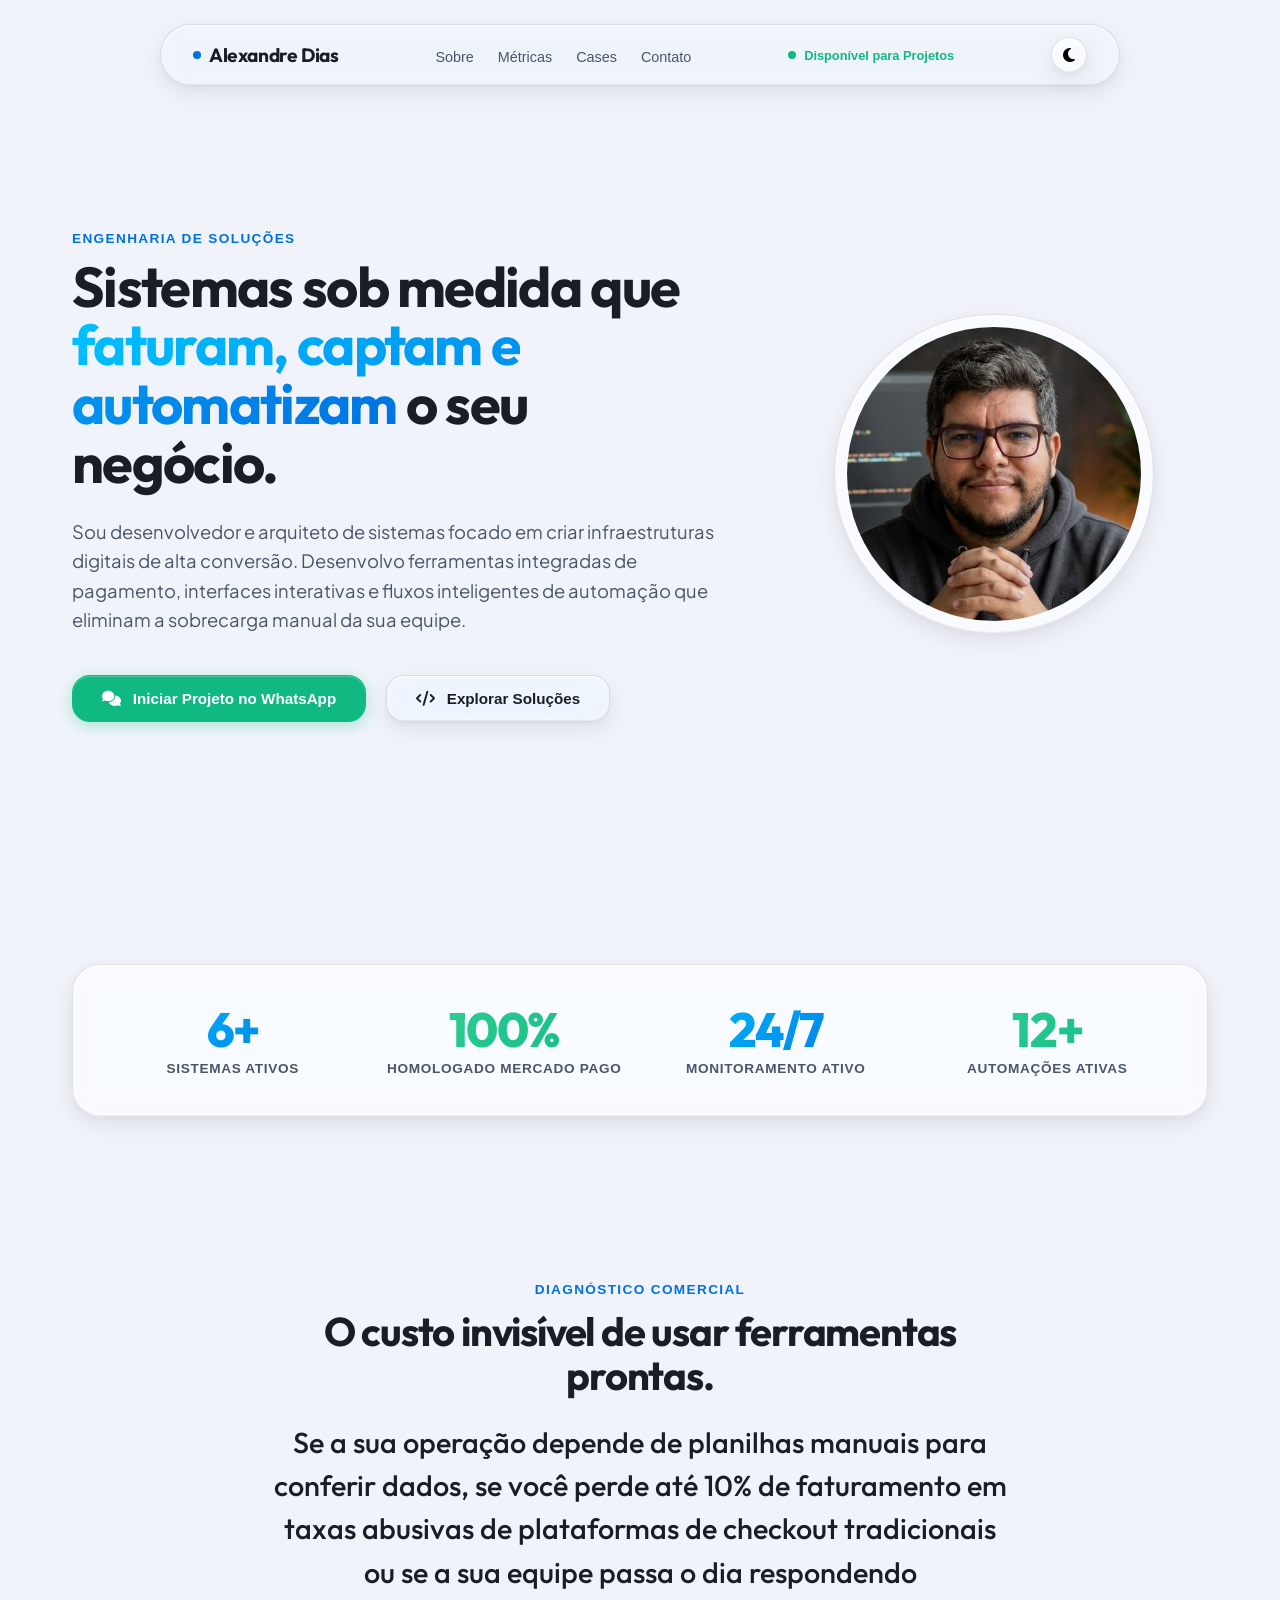
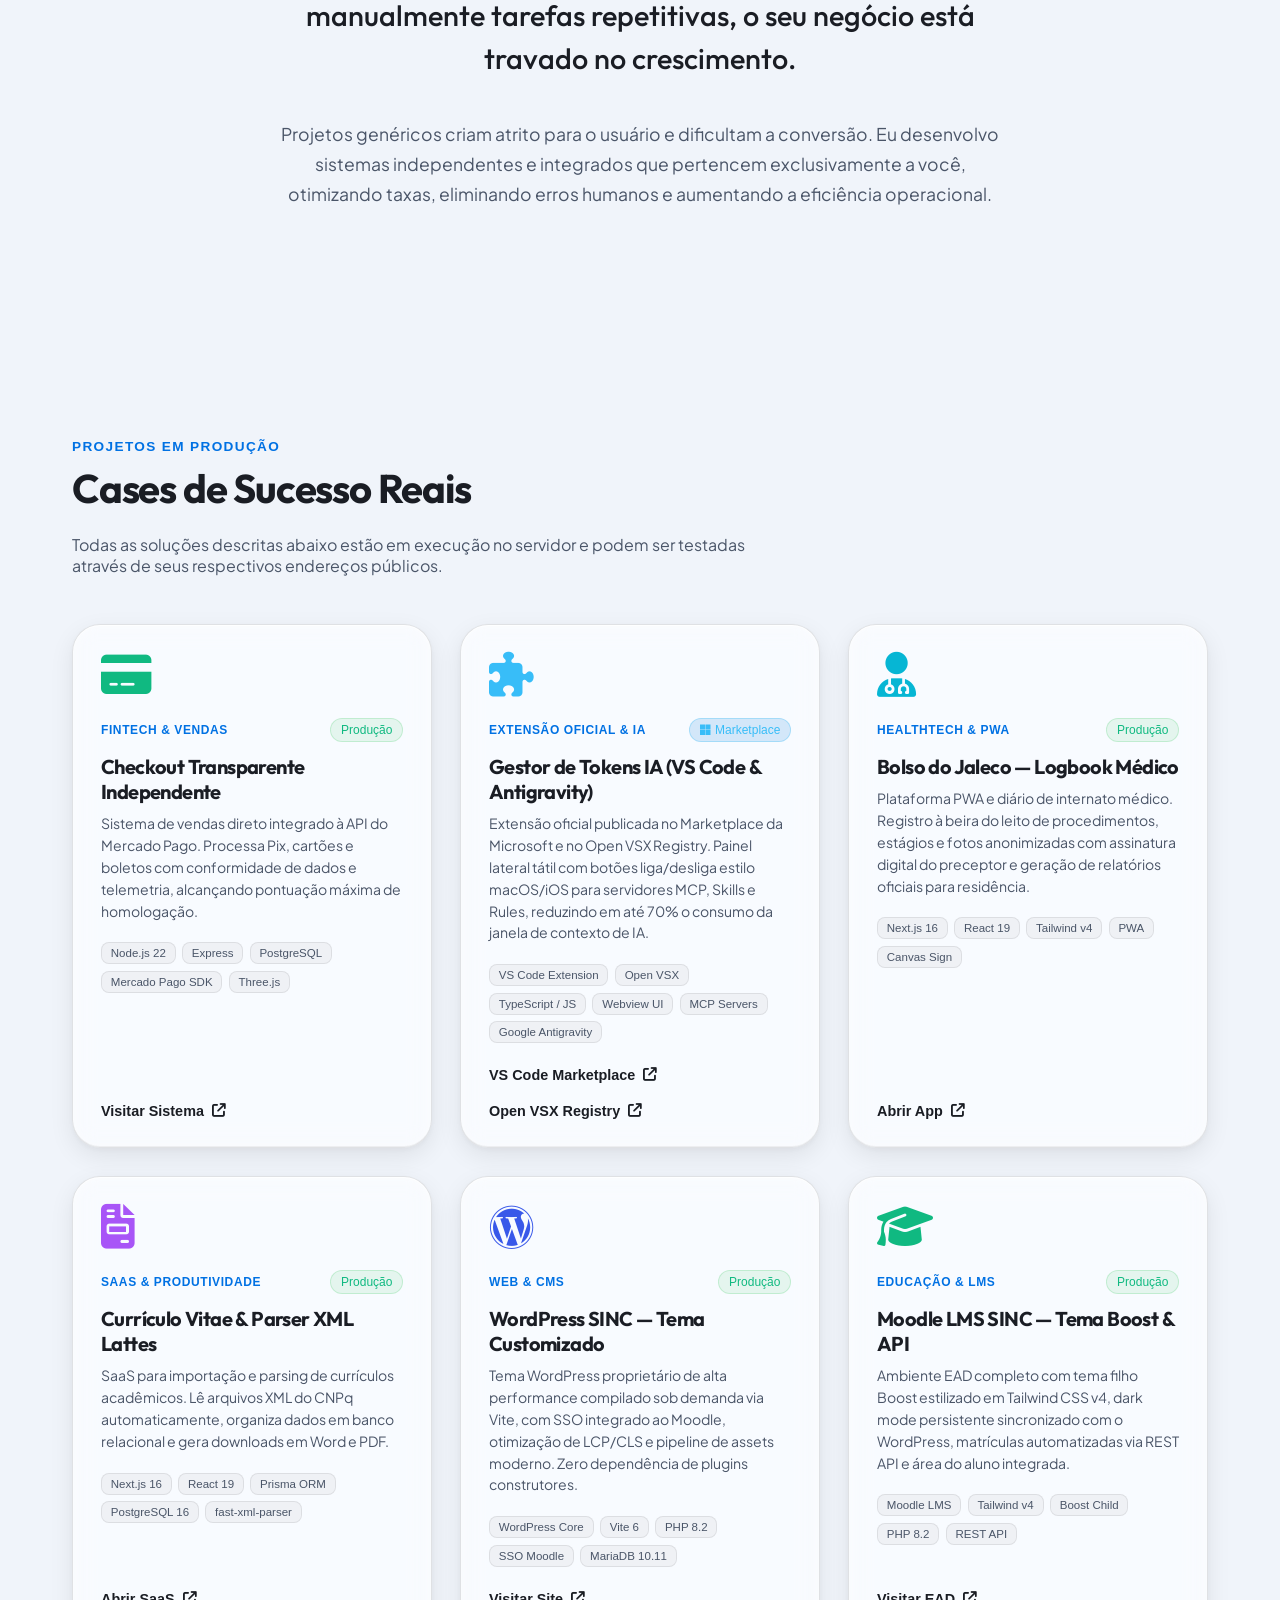
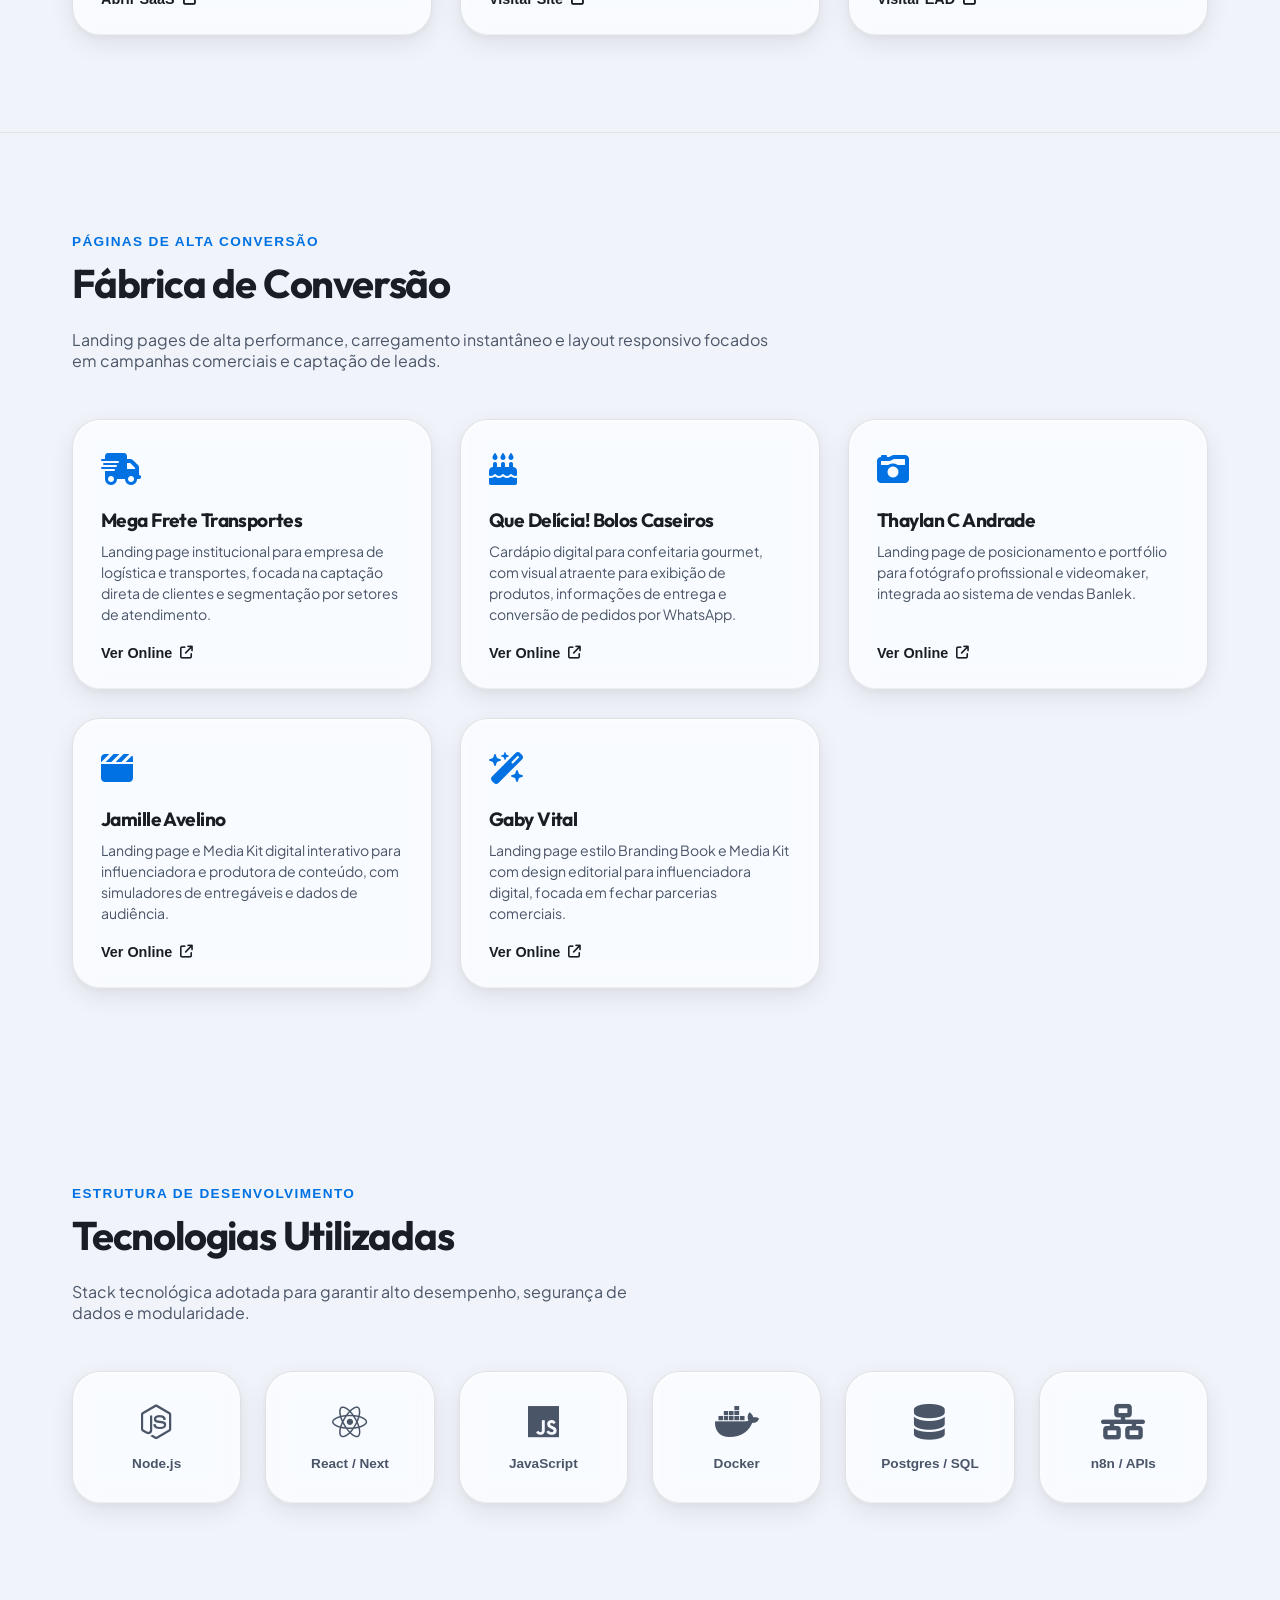
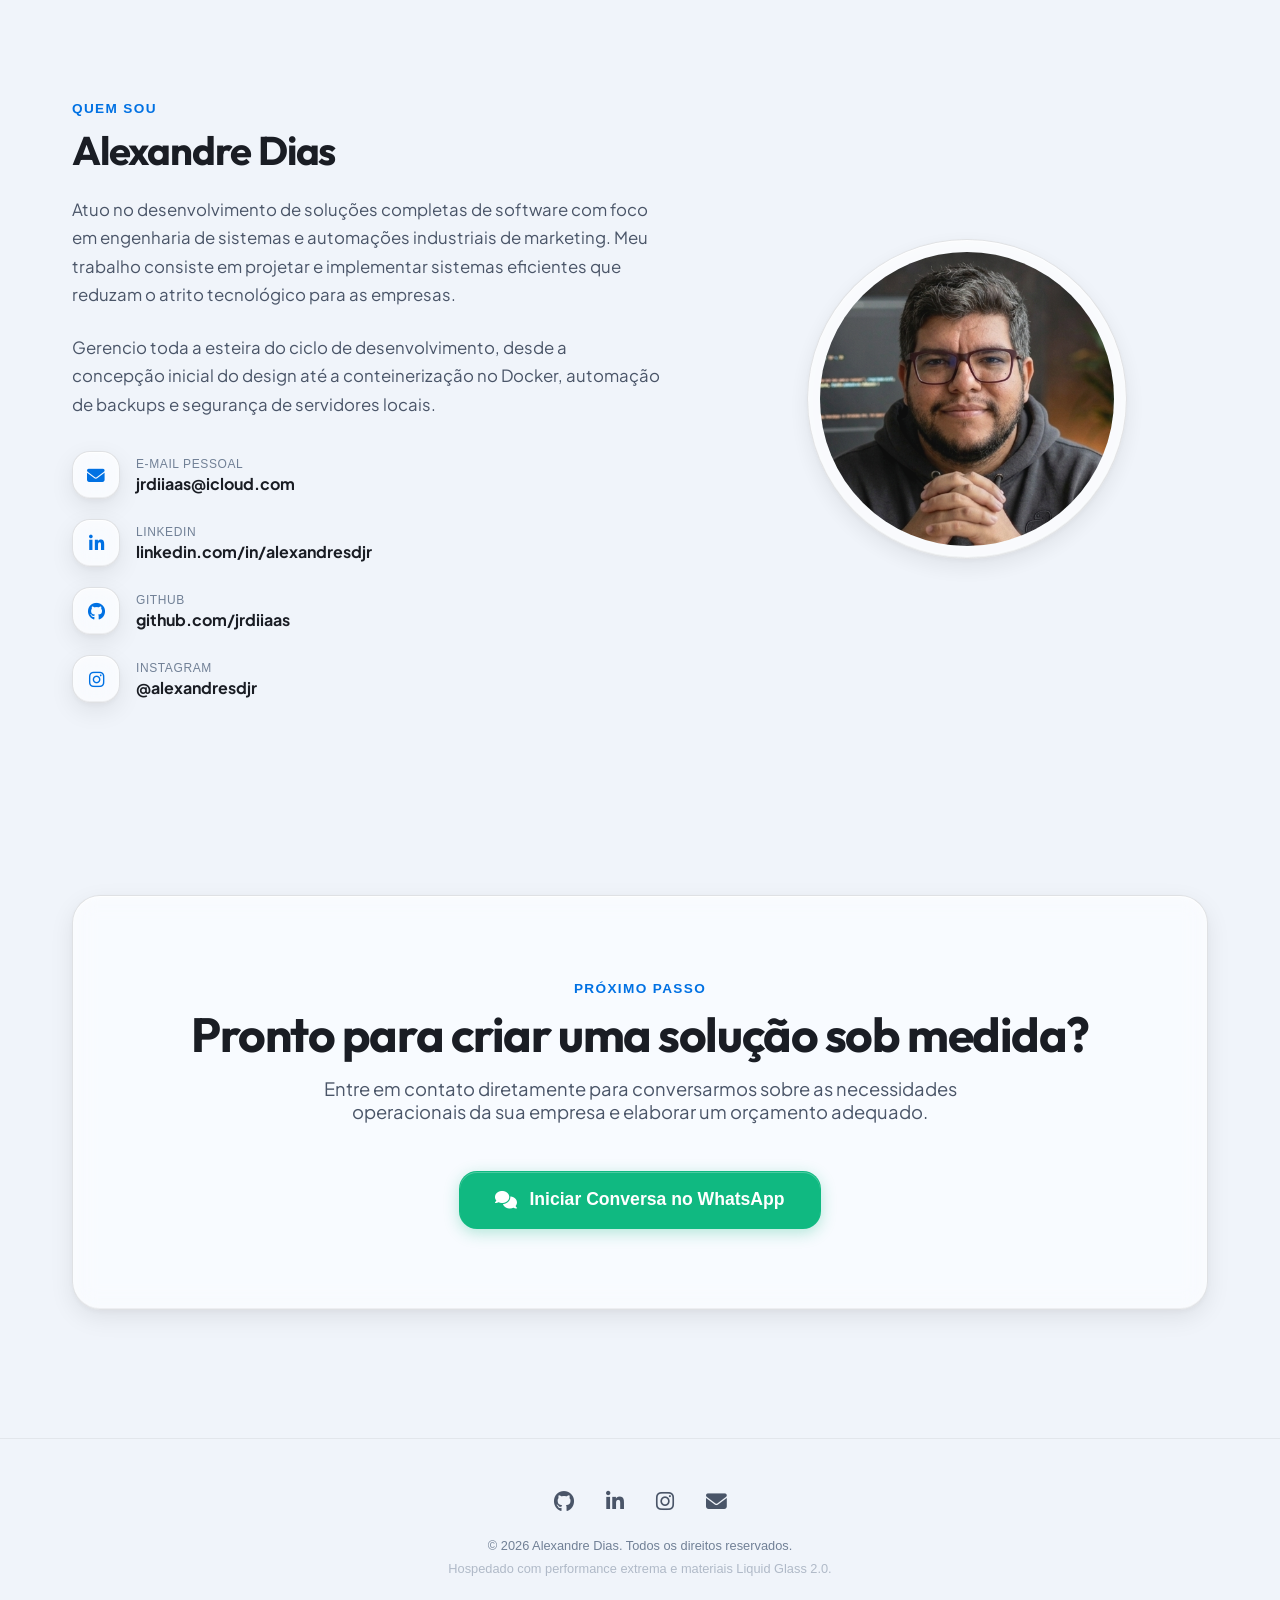
<file: index.html>
<!DOCTYPE html>
<html lang="pt-BR" data-theme="dark">

<head>
  <meta charset="UTF-8">
  <meta name="viewport" content="width=device-width, initial-scale=1.0">
  <title>Alexandre Dias | Arquiteto de Sistemas & Engenharia de Software</title>

  <!-- Google Tag (gtag.js) — GA4 Fluxo Alexandre Dias Jr -->
  <script async src="https://www.googletagmanager.com/gtag/js?id=G-50RV26B953"></script>
  <script>
    window.dataLayer = window.dataLayer || [];
    function gtag() { dataLayer.push(arguments); }
    gtag('js', new Date());
    gtag('config', 'G-50RV26B953', { 'send_page_view': true, 'cookie_flags': 'SameSite=None;Secure' });
  </script>

  <!-- SEO Meta Tags -->
  <meta name="description"
    content="Portfólio profissional de Alexandre Dias. Desenvolvimento de checkouts transparentes, extensões oficiais de IA, plataformas SaaS e soluções robustas sob medida para negócios.">
  <meta name="author" content="Alexandre Dias">
  <meta name="keywords"
    content="Alexandre Dias, Arquiteto de Sistemas, Engenharia de Software, Next.js, React, Node.js, Automação, Checkout Transparente, Mercado Pago API, VS Code Extension">

  <!-- Open Graph / Facebook -->
  <meta property="og:type" content="website">
  <meta property="og:title" content="Alexandre Dias | Soluções de Software de Alta Performance">
  <meta property="og:description"
    content="Aplicações robustas e automações eficientes que resolvem problemas reais de faturamento e escala comercial.">
  <meta property="og:image" content="assets/FotoPerfil.png">

  <!-- FontAwesome Icons -->
  <link rel="stylesheet" href="https://cdnjs.cloudflare.com/ajax/libs/font-awesome/6.4.0/css/all.min.css">

  <!-- Custom Stylesheet -->
  <link rel="stylesheet" href="styles.css">

  <!-- Theme detection: aplica tema do SO antes do render -->
  <script>
    (function () {
      const saved = localStorage.getItem('portfolio-theme');
      const prefersDark = window.matchMedia('(prefers-color-scheme: dark)').matches;
      const theme = saved || (prefersDark ? 'dark' : 'light');
      document.documentElement.dataset.theme = theme;
    })();
  </script>
</head>

<body>

  <!-- Vibrant Background Canvas (Orbes Apple Liquid Glass) -->
  <div class="vibrant-canvas">
    <div class="orb orb-blue"></div>
    <div class="orb orb-cyan"></div>
    <div class="orb orb-rose"></div>
  </div>

  <!-- Header Floating Nav -->
  <header class="header-nav">
    <div class="nav-container">
      <a href="#" class="brand-text">
        <span class="brand-dot"></span>
        Alexandre Dias
      </a>
      <ul class="nav-links">
        <li><a href="#sobre">Sobre</a></li>
        <li><a href="#metrics">Métricas</a></li>
        <li><a href="#cases">Cases</a></li>
        <li><a href="#contato">Contato</a></li>
      </ul>
      <div class="badge-online">
        <span class="pulse-dot"></span>
        Disponível para Projetos
      </div>
      <!-- Botão de alternância de tema -->
      <button id="theme-toggle" class="theme-toggle-btn" aria-label="Alternar tema claro/escuro" title="Alternar tema">
        <i class="fa-solid fa-sun" id="theme-icon"></i>
      </button>
    </div>
  </header>

  <!-- Hero Section -->
  <section class="hero">
    <div class="glass-container hero-grid">
      <div class="hero-content">
        <span class="section-tag">Engenharia de Soluções</span>
        <h1 class="hero-title">Sistemas sob medida que <span class="text-gradient-blue">faturam, captam e automatizam</span> o seu negócio.</h1>
        <p class="hero-description">
          Sou desenvolvedor e arquiteto de sistemas focado em criar infraestruturas digitais de alta conversão. Desenvolvo ferramentas integradas de pagamento, interfaces interativas e fluxos inteligentes de automação que eliminam a sobrecarga manual da sua equipe.
        </p>
        <div class="hero-actions">
          <a href="https://wa.me/558591725283?text=Olá%20Alexandre,%20gostaria%20de%20conversar%20sobre%20um%20projeto." target="_blank" class="btn btn-primary">
            <i class="fa-solid fa-comments"></i> Iniciar Projeto no WhatsApp
          </a>
          <a href="#cases" class="btn btn-glass">
            <i class="fa-solid fa-code"></i> Explorar Soluções
          </a>
        </div>
      </div>

      <div class="hero-avatar-wrapper">
        <div class="avatar-liquid-glass">
          <img src="assets/FotoPerfil.png" alt="Alexandre Dias" class="avatar-image">
        </div>
      </div>
    </div>
  </section>

  <!-- Metrics Strip Section -->
  <section id="metrics" class="section-metrics">
    <div class="glass-container">
      <div class="glass-material metrics-strip">
        <div class="metric-item">
          <div class="metric-number text-gradient-blue">6+</div>
          <div class="metric-label">Sistemas Ativos</div>
        </div>
        <div class="metric-item">
          <div class="metric-number text-gradient-emerald">100%</div>
          <div class="metric-label">Homologado Mercado Pago</div>
        </div>
        <div class="metric-item">
          <div class="metric-number text-gradient-blue">24/7</div>
          <div class="metric-label">Monitoramento Ativo</div>
        </div>
        <div class="metric-item">
          <div class="metric-number text-gradient-emerald">12+</div>
          <div class="metric-label">Automações Ativas</div>
        </div>
      </div>
    </div>
  </section>

  <!-- PAS Section (Problem / Agitation / Solution) -->
  <section class="section-pas">
    <div class="glass-container pas-content">
      <span class="section-tag">Diagnóstico Comercial</span>
      <h2 class="section-title">O custo invisível de usar ferramentas prontas.</h2>
      <p class="pas-highlight">
        Se a sua operação depende de planilhas manuais para conferir dados, se você perde até 10% de faturamento em taxas abusivas de plataformas de checkout tradicionais ou se a sua equipe passa o dia respondendo manualmente tarefas repetitivas, o seu negócio está travado no crescimento.
      </p>
      <p class="pas-text">
        Projetos genéricos criam atrito para o usuário e dificultam a conversão. Eu desenvolvo sistemas independentes e integrados que pertencem exclusivamente a você, otimizando taxas, eliminando erros humanos e aumentando a eficiência operacional.
      </p>
    </div>
  </section>

  <!-- Cases Showcase Section -->
  <section id="cases" class="section-cases">
    <div class="glass-container">
      <span class="section-tag">Projetos em Produção</span>
      <h2 class="section-title">Cases de Sucesso Reais</h2>
      <p style="color: var(--text-secondary); max-width: 60ch; margin-bottom: 2rem;">
        Todas as soluções descritas abaixo estão em execução no servidor e podem ser testadas através de seus respectivos endereços públicos.
      </p>

      <div class="cases-grid">

        <!-- Case 1: Checkout Transparente -->
        <article class="glass-card case-card">
          <div>
            <i class="fa-solid fa-credit-card case-icon-compact" style="color: var(--apple-emerald);"></i>
            <div class="case-meta">
              <span class="case-category">Fintech & Vendas</span>
              <span class="case-status-badge">Produção</span>
            </div>
            <h3 class="case-title">Checkout Transparente Independente</h3>
            <p class="case-description">
              Sistema de vendas direto integrado à API do Mercado Pago. Processa Pix, cartões e boletos com conformidade de dados e telemetria, alcançando pontuação máxima de homologação.
            </p>
            <div class="case-tags">
              <span class="case-tag">Node.js 22</span>
              <span class="case-tag">Express</span>
              <span class="case-tag">PostgreSQL</span>
              <span class="case-tag">Mercado Pago SDK</span>
              <span class="case-tag">Three.js</span>
            </div>
          </div>
          <a href="https://automacoes.escolasinc.com.br" target="_blank" class="case-action-link">
            <span>Visitar Sistema</span>
            <i class="fa-solid fa-arrow-up-right-from-square"></i>
          </a>
        </article>

        <!-- Case 2: Gestor de Tokens IA (Extensão VS Code & Antigravity) -->
        <article class="glass-card case-card">
          <div>
            <i class="fa-solid fa-puzzle-piece case-icon-compact" style="color: #38bdf8;"></i>
            <div class="case-meta">
              <span class="case-category">Extensão Oficial & IA</span>
              <span class="case-status-badge marketplace"><i class="fa-brands fa-microsoft" style="margin-right: 4px;"></i>Marketplace</span>
            </div>
            <h3 class="case-title">Gestor de Tokens IA (VS Code & Antigravity)</h3>
            <p class="case-description">
              Extensão oficial publicada no Marketplace da Microsoft e no Open VSX Registry. Painel lateral tátil com botões liga/desliga estilo macOS/iOS para servidores MCP, Skills e Rules, reduzindo em até 70% o consumo da janela de contexto de IA.
            </p>
            <div class="case-tags">
              <span class="case-tag">VS Code Extension</span>
              <span class="case-tag">Open VSX</span>
              <span class="case-tag">TypeScript / JS</span>
              <span class="case-tag">Webview UI</span>
              <span class="case-tag">MCP Servers</span>
              <span class="case-tag">Google Antigravity</span>
            </div>
          </div>
          <div class="case-actions-group">
            <a href="https://marketplace.visualstudio.com/items?itemName=escola-sinc.antigravity-customizations-manager&ssr=false#overview" target="_blank" rel="noopener noreferrer" class="case-action-link">
              <span>VS Code Marketplace</span>
              <i class="fa-solid fa-arrow-up-right-from-square"></i>
            </a>
            <a href="https://open-vsx.org/extension/escola-sinc/antigravity-customizations-manager" target="_blank" rel="noopener noreferrer" class="case-action-link">
              <span>Open VSX Registry</span>
              <i class="fa-solid fa-arrow-up-right-from-square"></i>
            </a>
          </div>
        </article>

        <!-- Case 3: Bolso do Jaleco (Logbook Médico & PWA) -->
        <article class="glass-card case-card">
          <div>
            <i class="fa-solid fa-user-doctor case-icon-compact" style="color: #06b6d4;"></i>
            <div class="case-meta">
              <span class="case-category">HealthTech & PWA</span>
              <span class="case-status-badge">Produção</span>
            </div>
            <h3 class="case-title">Bolso do Jaleco — Logbook Médico</h3>
            <p class="case-description">
              Plataforma PWA e diário de internato médico. Registro à beira do leito de procedimentos, estágios e fotos anonimizadas com assinatura digital do preceptor e geração de relatórios oficiais para residência.
            </p>
            <div class="case-tags">
              <span class="case-tag">Next.js 16</span>
              <span class="case-tag">React 19</span>
              <span class="case-tag">Tailwind v4</span>
              <span class="case-tag">PWA</span>
              <span class="case-tag">Canvas Sign</span>
            </div>
          </div>
          <a href="https://bolsodojaleco.com.br" target="_blank" class="case-action-link">
            <span>Abrir App</span>
            <i class="fa-solid fa-arrow-up-right-from-square"></i>
          </a>
        </article>

        <!-- Case 4: Currículo Vitae SINC -->
        <article class="glass-card case-card">
          <div>
            <i class="fa-solid fa-file-invoice case-icon-compact" style="color: #a855f7;"></i>
            <div class="case-meta">
              <span class="case-category">SaaS & Produtividade</span>
              <span class="case-status-badge">Produção</span>
            </div>
            <h3 class="case-title">Currículo Vitae & Parser XML Lattes</h3>
            <p class="case-description">
              SaaS para importação e parsing de currículos acadêmicos. Lê arquivos XML do CNPq automaticamente, organiza dados em banco relacional e gera downloads em Word e PDF.
            </p>
            <div class="case-tags">
              <span class="case-tag">Next.js 16</span>
              <span class="case-tag">React 19</span>
              <span class="case-tag">Prisma ORM</span>
              <span class="case-tag">PostgreSQL 16</span>
              <span class="case-tag">fast-xml-parser</span>
            </div>
          </div>
          <a href="https://curriculo.escolasinc.com.br" target="_blank" class="case-action-link">
            <span>Abrir SaaS</span>
            <i class="fa-solid fa-arrow-up-right-from-square"></i>
          </a>
        </article>

        <!-- Case 5: WordPress SINC — case independente -->
        <article class="glass-card case-card">
          <div>
            <i class="fa-brands fa-wordpress case-icon-compact" style="color: #3858e9;"></i>
            <div class="case-meta">
              <span class="case-category">Web & CMS</span>
              <span class="case-status-badge">Produção</span>
            </div>
            <h3 class="case-title">WordPress SINC — Tema Customizado</h3>
            <p class="case-description">
              Tema WordPress proprietário de alta performance compilado sob demanda via Vite, com SSO integrado ao Moodle, otimização de LCP/CLS e pipeline de assets moderno. Zero dependência de plugins construtores.
            </p>
            <div class="case-tags">
              <span class="case-tag">WordPress Core</span>
              <span class="case-tag">Vite 6</span>
              <span class="case-tag">PHP 8.2</span>
              <span class="case-tag">SSO Moodle</span>
              <span class="case-tag">MariaDB 10.11</span>
            </div>
          </div>
          <a href="https://escolasinc.com.br" target="_blank" class="case-action-link">
            <span>Visitar Site</span>
            <i class="fa-solid fa-arrow-up-right-from-square"></i>
          </a>
        </article>

        <!-- Case 6: Moodle LMS SINC — case independente -->
        <article class="glass-card case-card">
          <div>
            <i class="fa-solid fa-graduation-cap case-icon-compact" style="color: var(--apple-emerald);"></i>
            <div class="case-meta">
              <span class="case-category">Educação & LMS</span>
              <span class="case-status-badge">Produção</span>
            </div>
            <h3 class="case-title">Moodle LMS SINC — Tema Boost & API</h3>
            <p class="case-description">
              Ambiente EAD completo com tema filho Boost estilizado em Tailwind CSS v4, dark mode persistente sincronizado com o WordPress, matrículas automatizadas via REST API e área do aluno integrada.
            </p>
            <div class="case-tags">
              <span class="case-tag">Moodle LMS</span>
              <span class="case-tag">Tailwind v4</span>
              <span class="case-tag">Boost Child</span>
              <span class="case-tag">PHP 8.2</span>
              <span class="case-tag">REST API</span>
            </div>
          </div>
          <a href="https://ead.escolasinc.com.br" target="_blank" class="case-action-link">
            <span>Visitar EAD</span>
            <i class="fa-solid fa-arrow-up-right-from-square"></i>
          </a>
        </article>

      </div>
    </div>
  </section>

  <!-- Landing Pages & Micro-Products Section (Fábrica de Conversão) -->
  <section id="lps" class="section-lps">
    <div class="glass-container">
      <span class="section-tag">Páginas de Alta Conversão</span>
      <h2 class="section-title">Fábrica de Conversão</h2>
      <p style="color: var(--text-secondary); max-width: 60ch; margin-bottom: 2rem;">
        Landing pages de alta performance, carregamento instantâneo e layout responsivo focados em campanhas comerciais e captação de leads.
      </p>

      <div class="lps-grid">

        <!-- LP 1: Mega Frete Transportes -->
        <article class="glass-card lp-card">
          <div>
            <div class="lp-icon"><i class="fa-solid fa-truck-fast"></i></div>
            <h3 class="lp-title">Mega Frete Transportes</h3>
            <p class="lp-description">
              Landing page institucional para empresa de logística e transportes, focada na captação direta de clientes e segmentação por setores de atendimento.
            </p>
          </div>
          <a href="./mega-frete-transportes/" target="_blank" class="lp-link">
            <span>Ver Online</span>
            <i class="fa-solid fa-arrow-up-right-from-square"></i>
          </a>
        </article>

        <!-- LP 2: Que Delícia Bolos Caseiros -->
        <article class="glass-card lp-card">
          <div>
            <div class="lp-icon"><i class="fa-solid fa-cake-candles"></i></div>
            <h3 class="lp-title">Que Delícia! Bolos Caseiros</h3>
            <p class="lp-description">
              Cardápio digital para confeitaria gourmet, com visual atraente para exibição de produtos, informações de entrega e conversão de pedidos por WhatsApp.
            </p>
          </div>
          <a href="./que-delicia-bolos/" target="_blank" class="lp-link">
            <span>Ver Online</span>
            <i class="fa-solid fa-arrow-up-right-from-square"></i>
          </a>
        </article>

        <!-- LP 3: Thaylan C Andrade -->
        <article class="glass-card lp-card">
          <div>
            <div class="lp-icon"><i class="fa-solid fa-camera-retro"></i></div>
            <h3 class="lp-title">Thaylan C Andrade</h3>
            <p class="lp-description">
              Landing page de posicionamento e portfólio para fotógrafo profissional e videomaker, integrada ao sistema de vendas Banlek.
            </p>
          </div>
          <a href="./thaylan-andrade/" target="_blank" class="lp-link">
            <span>Ver Online</span>
            <i class="fa-solid fa-arrow-up-right-from-square"></i>
          </a>
        </article>

        <!-- LP 4: Jamille Avelino -->
        <article class="glass-card lp-card">
          <div>
            <div class="lp-icon"><i class="fa-solid fa-clapperboard"></i></div>
            <h3 class="lp-title">Jamille Avelino</h3>
            <p class="lp-description">
              Landing page e Media Kit digital interativo para influenciadora e produtora de conteúdo, com simuladores de entregáveis e dados de audiência.
            </p>
          </div>
          <a href="./jamille-avelino/" target="_blank" class="lp-link">
            <span>Ver Online</span>
            <i class="fa-solid fa-arrow-up-right-from-square"></i>
          </a>
        </article>

        <!-- LP 5: Gaby Vital -->
        <article class="glass-card lp-card">
          <div>
            <div class="lp-icon"><i class="fa-solid fa-wand-magic-sparkles"></i></div>
            <h3 class="lp-title">Gaby Vital</h3>
            <p class="lp-description">
              Landing page estilo Branding Book e Media Kit com design editorial para influenciadora digital, focada em fechar parcerias comerciais.
            </p>
          </div>
          <a href="./gaby-vital/" target="_blank" class="lp-link">
            <span>Ver Online</span>
            <i class="fa-solid fa-arrow-up-right-from-square"></i>
          </a>
        </article>

      </div>
    </div>
  </section>

  <!-- Tech Stack Section -->
  <section class="section-tech">
    <div class="glass-container">
      <span class="section-tag">Estrutura de Desenvolvimento</span>
      <h2 class="section-title">Tecnologias Utilizadas</h2>
      <p style="color: var(--text-secondary); max-width: 50ch;">
        Stack tecnológica adotada para garantir alto desempenho, segurança de dados e modularidade.
      </p>

      <div class="tech-grid">
        <div class="glass-material tech-item">
          <i class="fa-brands fa-node-js tech-icon"></i>
          <span class="tech-name">Node.js</span>
        </div>
        <div class="glass-material tech-item">
          <i class="fa-brands fa-react tech-icon"></i>
          <span class="tech-name">React / Next</span>
        </div>
        <div class="glass-material tech-item">
          <i class="fa-brands fa-js tech-icon"></i>
          <span class="tech-name">JavaScript</span>
        </div>
        <div class="glass-material tech-item">
          <i class="fa-brands fa-docker tech-icon"></i>
          <span class="tech-name">Docker</span>
        </div>
        <div class="glass-material tech-item">
          <i class="fa-solid fa-database tech-icon"></i>
          <span class="tech-name">Postgres / SQL</span>
        </div>
        <div class="glass-material tech-item">
          <i class="fa-solid fa-network-wired tech-icon"></i>
          <span class="tech-name">n8n / APIs</span>
        </div>
      </div>
    </div>
  </section>

  <!-- About Section -->
  <section id="sobre" class="section-about">
    <div class="glass-container about-grid">
      <div class="about-text">
        <span class="section-tag">Quem Sou</span>
        <h2 class="section-title">Alexandre Dias</h2>
        <p>
          Atuo no desenvolvimento de soluções completas de software com foco em engenharia de sistemas e automações industriais de marketing. Meu trabalho consiste em projetar e implementar sistemas eficientes que reduzam o atrito tecnológico para as empresas.
        </p>
        <p>
          Gerencio toda a esteira do ciclo de desenvolvimento, desde a concepção inicial do design até a conteinerização no Docker, automação de backups e segurança de servidores locais.
        </p>
        <div class="contact-meta-list">
          <div class="contact-meta-item">
            <div class="meta-icon-glass"><i class="fa-solid fa-envelope"></i></div>
            <div class="meta-info">
              <small>E-mail Pessoal</small>
              <strong>jrdiiaas@icloud.com</strong>
            </div>
          </div>
          <div class="contact-meta-item">
            <div class="meta-icon-glass"><i class="fa-brands fa-linkedin-in"></i></div>
            <div class="meta-info">
              <small>LinkedIn</small>
              <strong>linkedin.com/in/alexandresdjr</strong>
            </div>
          </div>
          <div class="contact-meta-item">
            <div class="meta-icon-glass"><i class="fa-brands fa-github"></i></div>
            <div class="meta-info">
              <small>GitHub</small>
              <strong>github.com/jrdiiaas</strong>
            </div>
          </div>
          <div class="contact-meta-item">
            <div class="meta-icon-glass"><i class="fa-brands fa-instagram"></i></div>
            <div class="meta-info">
              <small>Instagram</small>
              <strong>@alexandresdjr</strong>
            </div>
          </div>
        </div>
      </div>

      <div class="hero-avatar-wrapper" style="opacity: 0.95;">
        <div class="avatar-liquid-glass">
          <img src="assets/FotoPerfil.png" alt="Alexandre Dias" class="avatar-image">
        </div>
      </div>
    </div>
  </section>

  <!-- CTA Final Section -->
  <section id="contato" class="section-cta-final">
    <div class="glass-container">
      <div class="glass-card cta-final-box">
        <span class="section-tag">Próximo Passo</span>
        <h2 class="cta-final-title">Pronto para criar uma solução sob medida?</h2>
        <p class="cta-final-description">
          Entre em contato diretamente para conversarmos sobre as necessidades operacionais da sua empresa e elaborar um orçamento adequado.
        </p>
        <a href="https://wa.me/558591725283?text=Olá%20Alexandre,%20gostaria%20de%20conversar%20sobre%20um%20projeto." target="_blank" class="btn btn-primary" style="font-size: 1.1rem; padding: 1.1rem 2.2rem;">
          <i class="fa-solid fa-comments"></i> Iniciar Conversa no WhatsApp
        </a>
      </div>
    </div>
  </section>

  <!-- Footer -->
  <footer class="footer-bar">
    <div class="glass-container">
      <div class="footer-socials">
        <a href="https://github.com/jrdiiaas" target="_blank" title="GitHub"><i class="fa-brands fa-github"></i></a>
        <a href="https://linkedin.com/in/alexandresdjr" target="_blank" title="LinkedIn"><i class="fa-brands fa-linkedin-in"></i></a>
        <a href="https://instagram.com/alexandresdjr" target="_blank" title="Instagram"><i class="fa-brands fa-instagram"></i></a>
        <a href="mailto:jrdiiaas@icloud.com" title="E-mail"><i class="fa-solid fa-envelope"></i></a>
      </div>
      <p>&copy; 2026 Alexandre Dias. Todos os direitos reservados.</p>
      <p style="margin-top: 0.5rem; opacity: 0.5;">Hospedado com performance extrema e materiais Liquid Glass 2.0.</p>
    </div>
  </footer>

  <!-- Scripts -->
  <script>
    // ========================================================================
    // Theme Toggle (Light / Dark) com persistência localStorage
    // ========================================================================
    const themeToggleBtn = document.getElementById('theme-toggle');
    const themeIcon = document.getElementById('theme-icon');
    const html = document.documentElement;

    function applyTheme(theme) {
      html.dataset.theme = theme;
      localStorage.setItem('portfolio-theme', theme);
      if (theme === 'dark') {
        themeIcon.className = 'fa-solid fa-sun';
        themeToggleBtn.setAttribute('aria-label', 'Mudar para tema claro');
        themeToggleBtn.setAttribute('title', 'Mudar para tema claro');
      } else {
        themeIcon.className = 'fa-solid fa-moon';
        themeToggleBtn.setAttribute('aria-label', 'Mudar para tema escuro');
        themeToggleBtn.setAttribute('title', 'Mudar para tema escuro');
      }
    }

    // Inicializar ícone de acordo com o tema atual
    applyTheme(html.dataset.theme || 'dark');

    themeToggleBtn.addEventListener('click', () => {
      const next = html.dataset.theme === 'dark' ? 'light' : 'dark';
      applyTheme(next);
    });

    // ========================================================================
    // Apple Liquid Glass Interactive Modifier (reflexo de luz no mouse)
    // ========================================================================
    document.addEventListener("DOMContentLoaded", () => {
      const glassElements = document.querySelectorAll(".glass-card, .btn-primary, .btn-glass, .meta-icon-glass, .avatar-liquid-glass");

      glassElements.forEach(element => {
        // Track mouse movement to rotate and project local light reflections
        element.addEventListener("mousemove", (e) => {
          const rect = element.getBoundingClientRect();
          const x = e.clientX - rect.left;
          const y = e.clientY - rect.top;

          // Set custom properties for CSS light reflection
          element.style.setProperty("--mouse-x", `${x}px`);
          element.style.setProperty("--mouse-y", `${y}px`);

          // 3D Tilt rotation only for cards
          if (element.classList.contains("glass-card")) {
            const centerX = rect.width / 2;
            const centerY = rect.height / 2;
            const rotateX = ((y - centerY) / centerY) * -4;
            const rotateY = ((x - centerX) / centerX) * 4;
            element.style.transform = `perspective(1000px) rotateX(${rotateX}deg) rotateY(${rotateY}deg) translateY(-4px)`;
            element.style.transition = "transform 0.1s cubic-bezier(0.16, 1, 0.3, 1)";
          }
        });

        // Reset elements on mouse leave
        element.addEventListener("mouseleave", () => {
          if (element.classList.contains("glass-card")) {
            element.style.transform = "perspective(1000px) rotateX(0deg) rotateY(0deg) translateY(0px)";
            element.style.transition = "transform 0.6s cubic-bezier(0.16, 1, 0.3, 1)";
          }
        });
      });
    });
  </script>
</body>

</html>
</file>
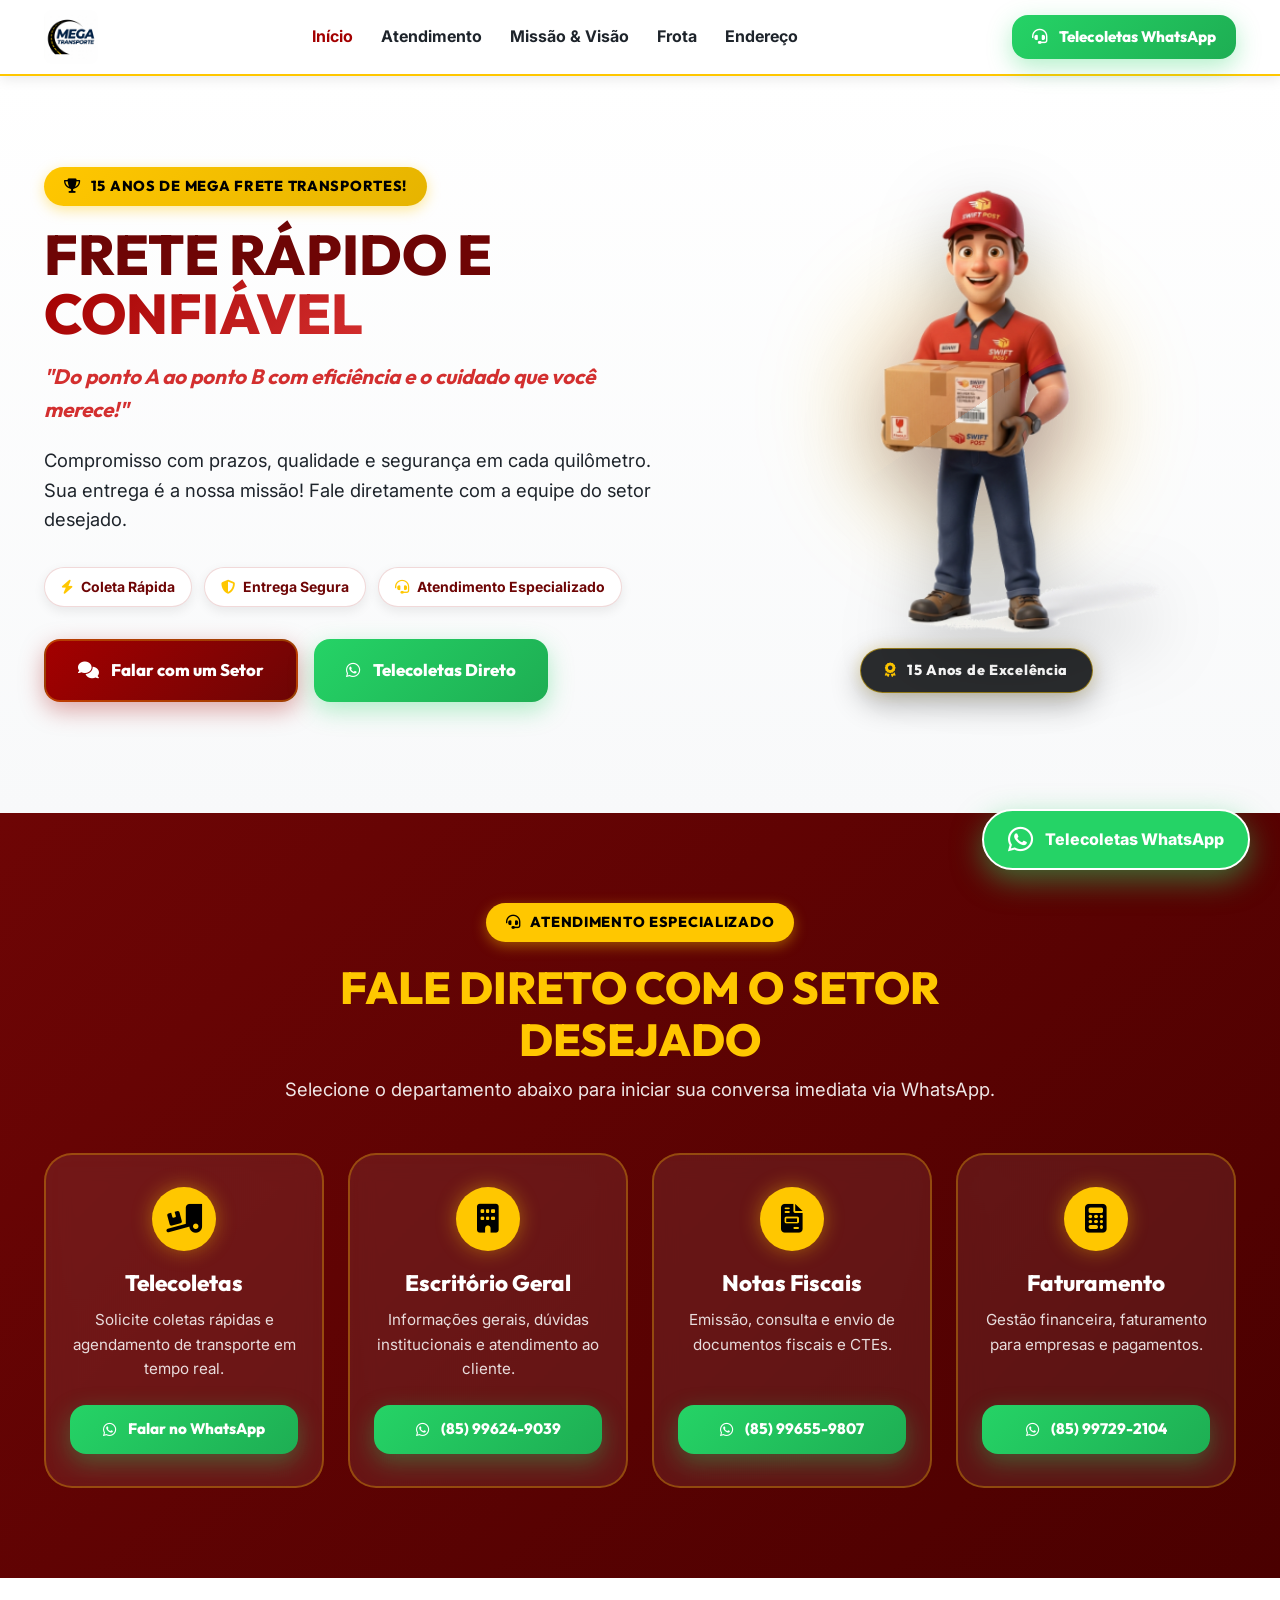
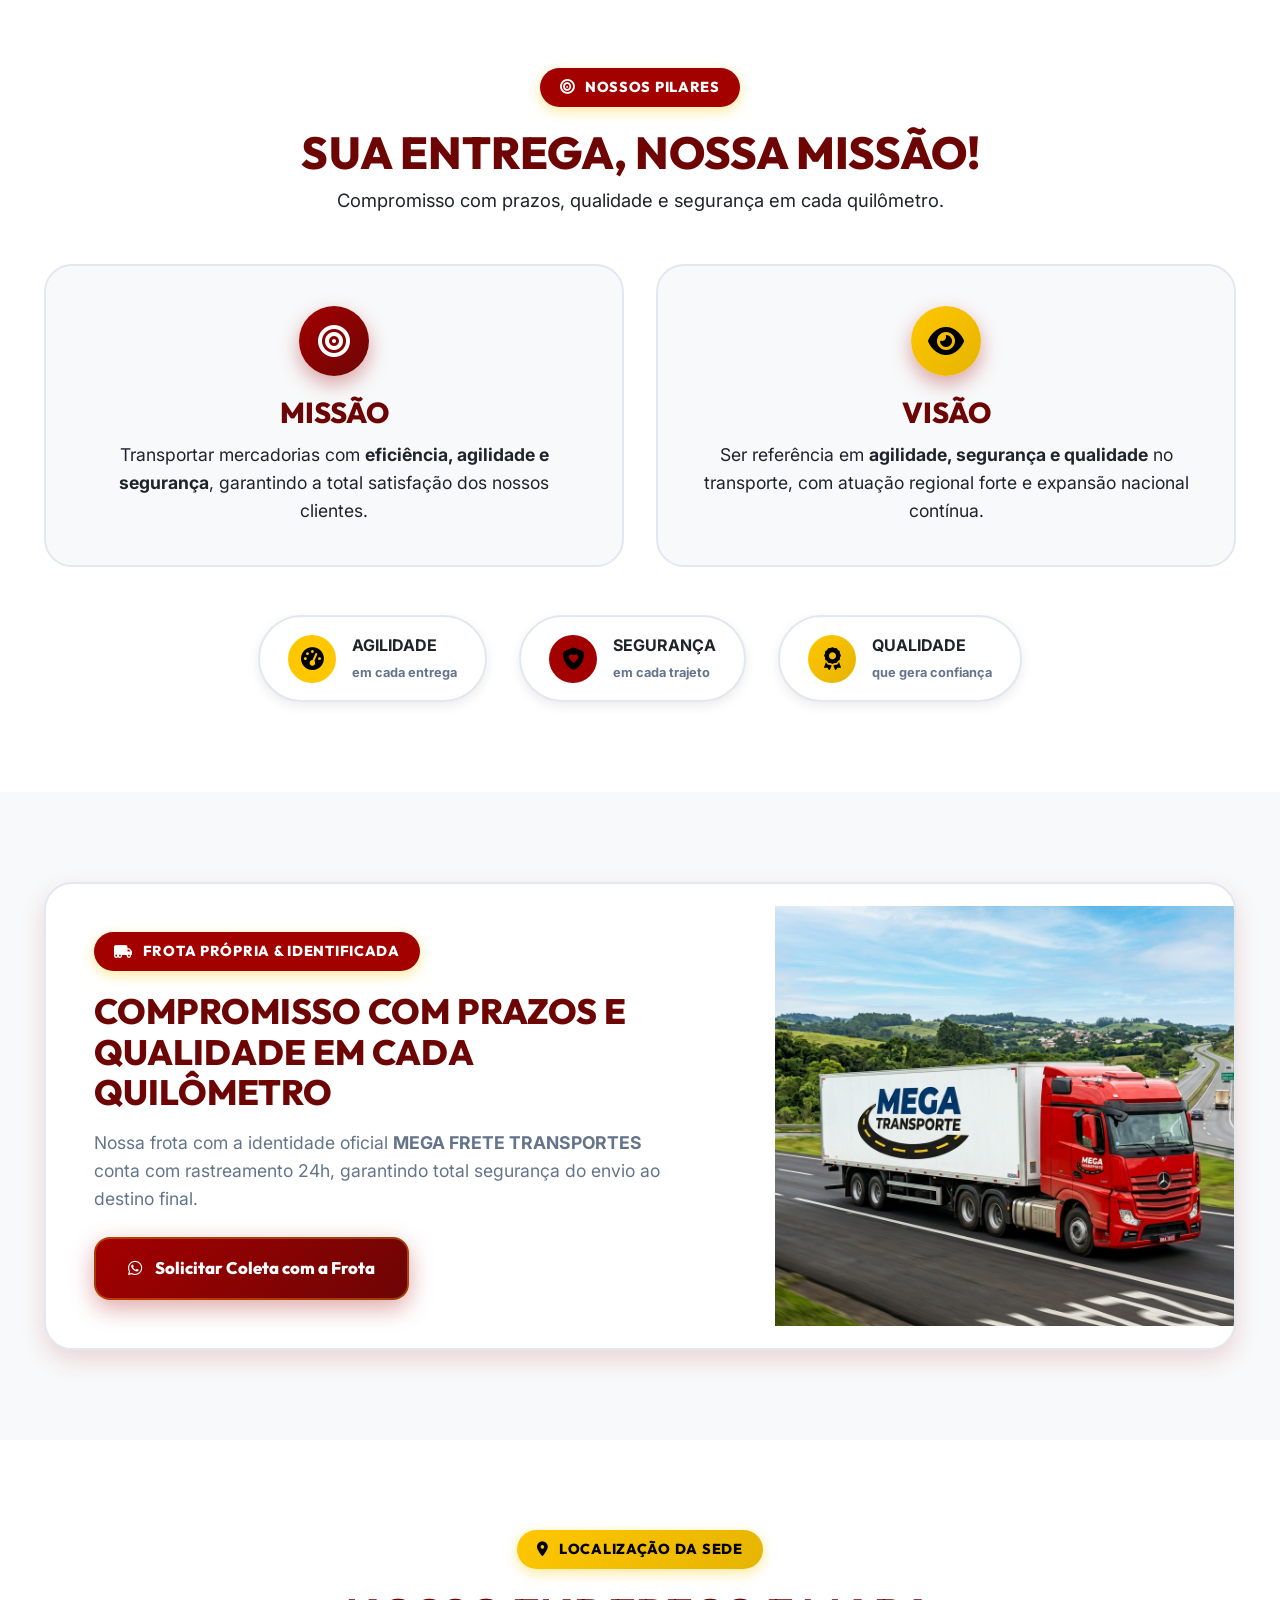
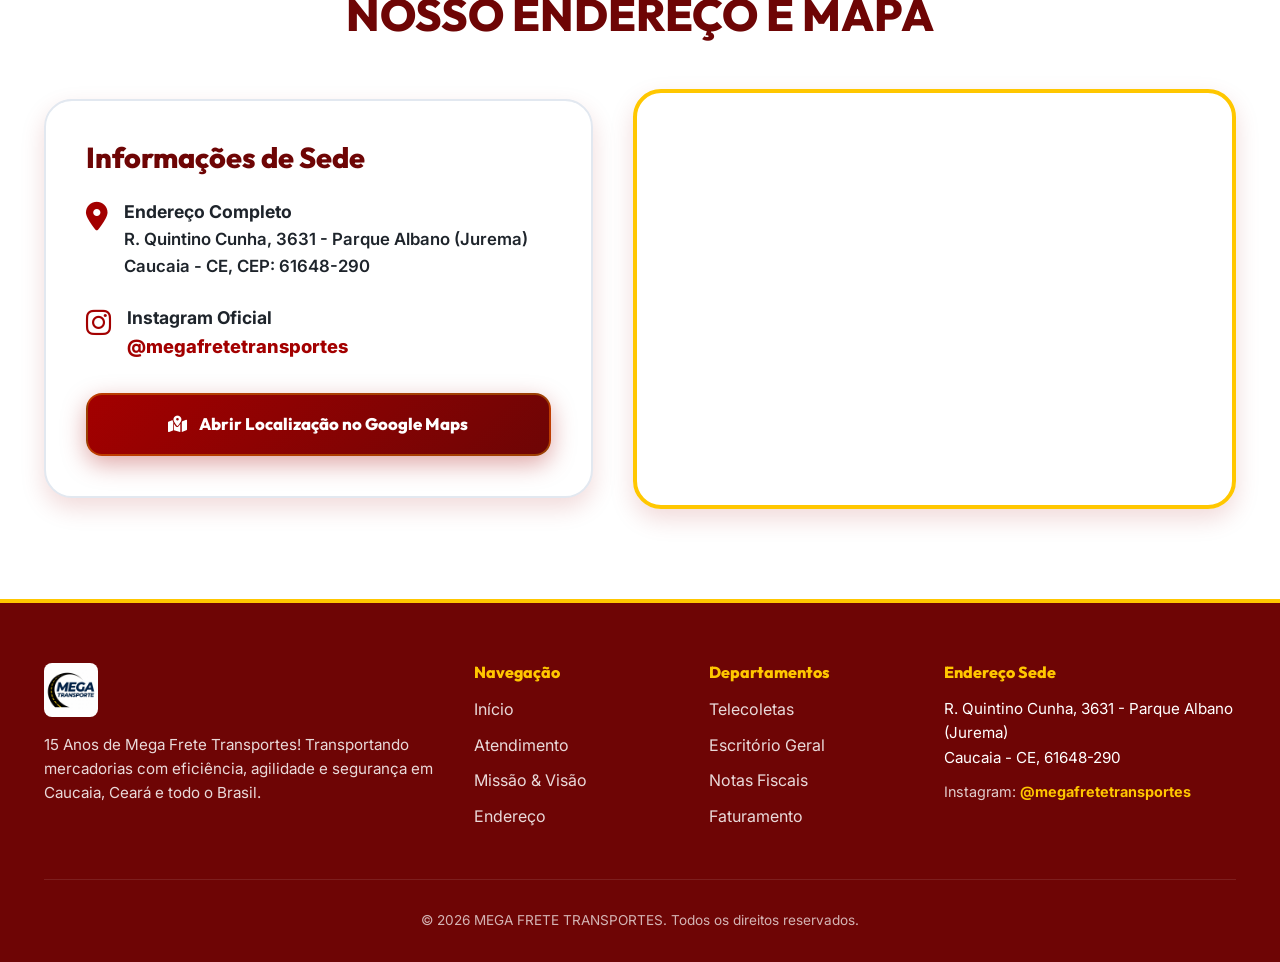
<file: mega-frete-transportes/index.html>
<!DOCTYPE html>
<html lang="pt-BR">
<head>
  <meta charset="UTF-8">
  <meta name="viewport" content="width=device-width, initial-scale=1.0, maximum-scale=5.0">
  <title>MEGA FRETE TRANSPORTES | 15 Anos - Caucaia & Brasil</title>
  
  <!-- SEO Meta Tags -->
  <meta name="description" content="Sua entrega, nossa missão! Há 15 anos transportando com rapidez, agilidade e segurança. Telecoletas, Escritório Geral, Notas Fiscais e Faturamento em Caucaia - CE.">
  <meta name="keywords" content="Mega Frete, Mega Transporte, Caucaia, Parque Albano, telecoletas, frete rápido, faturamento, notas fiscais">
  <meta property="og:title" content="MEGA FRETE TRANSPORTES | 15 Anos de Tradição e Confiança">
  <meta property="og:description" content="Do ponto A ao ponto B com eficiência e o cuidado que você merece! Fale direto com nossos departamentos no WhatsApp.">
  <meta property="og:image" content="assets/logo.jpg">

  <!-- Favicon -->
  <link rel="icon" href="assets/logo.jpg" type="image/jpeg">

  <!-- FontAwesome Icons & Fonts -->
  <link rel="stylesheet" href="https://cdnjs.cloudflare.com/ajax/libs/font-awesome/6.4.0/css/all.min.css">
  
  <!-- Custom Stylesheet -->
  <link rel="stylesheet" href="css/style.css">
</head>
<body>

  <!-- HEADER & NAVIGATION -->
  <header class="header">
    <div class="container nav-container">
      <a href="#" class="logo-wrapper">
        <img src="assets/logo.jpg" alt="Logo Mega Frete Transportes" class="logo-img">
      </a>

      <!-- Mobile Menu Toggle Button -->
      <button class="mobile-toggle" id="mobile-toggle" aria-label="Abrir Menu">
        <i class="fa-solid fa-bars"></i>
      </button>

      <nav class="nav-menu-wrapper" id="nav-menu">
        <ul class="nav-menu">
          <li><a href="#inicio" class="nav-link active">Início</a></li>
          <li><a href="#atendimento" class="nav-link">Atendimento</a></li>
          <li><a href="#missao-visao" class="nav-link">Missão & Visão</a></li>
          <li><a href="#frota" class="nav-link">Frota</a></li>
          <li><a href="#contato" class="nav-link">Endereço</a></li>
        </ul>
      </nav>

      <div class="nav-cta">
        <a href="https://w.app/uv5pub" target="_blank" class="btn btn-whatsapp" style="font-size: 0.95rem; padding: 10px 20px;">
          <i class="fa-solid fa-headset"></i> Telecoletas WhatsApp
        </a>
      </div>
    </div>
  </header>

  <!-- HERO SECTION -->
  <section id="inicio" class="hero">
    <div class="hero-curve-top"></div>
    <div class="container">
      <div class="hero-grid">
        <div class="hero-content">
          
          <!-- Selo 15 Anos -->
          <div class="anniversary-badge">
            <i class="fa-solid fa-trophy"></i> 15 ANOS DE MEGA FRETE TRANSPORTES!
          </div>

          <h1>FRETE RÁPIDO E <span>CONFIÁVEL</span></h1>
          
          <div class="hero-tagline">
            "Do ponto A ao ponto B com eficiência e o cuidado que você merece!"
          </div>

          <p style="font-size: 1.15rem; color: var(--text-dark); margin-bottom: 32px;">
            Compromisso com prazos, qualidade e segurança em cada quilômetro. Sua entrega é a nossa missão! Fale diretamente com a equipe do setor desejado.
          </p>

          <div class="hero-features-row">
            <div class="feature-pill-item">
              <i class="fa-solid fa-bolt"></i> Coleta Rápida
            </div>
            <div class="feature-pill-item">
              <i class="fa-solid fa-shield-halved"></i> Entrega Segura
            </div>
            <div class="feature-pill-item">
              <i class="fa-solid fa-headset"></i> Atendimento Especializado
            </div>
          </div>

          <div class="hero-cta-buttons">
            <a href="#atendimento" class="btn btn-primary-red">
              <i class="fa-solid fa-comments"></i> Falar com um Setor
            </a>
            <a href="https://w.app/uv5pub" target="_blank" class="btn btn-whatsapp btn-pulse">
              <i class="fa-brands fa-whatsapp"></i> Telecoletas Direto
            </a>
          </div>
        </div>

        <!-- Mascote Oficial 3D com Animação Futurística de Parallax 3D no Scroll -->
        <div class="mascot-futuristic-container" id="hero-mascot-container">
          <div class="futuristic-aura-glow"></div>
          <img src="assets/mascot_3d_transparent.png" alt="Mascote 3D Mega Frete Transportes" class="mascot-futuristic-img" id="hero-mascot-img">
          <div class="mascot-futuristic-badge">
            <i class="fa-solid fa-award text-yellow"></i> 15 Anos de Excelência
          </div>
        </div>
      </div>
    </div>
  </section>

  <!-- CANAIS DE ATENDIMENTO POR DEPARTAMENTO -->
  <section id="atendimento" class="dept-section section-padding">
    <div class="container">
      <div style="text-align: center; max-width: 750px; margin: 0 auto;">
        <div class="anniversary-badge" style="background: var(--brand-yellow); color: #000000;">
          <i class="fa-solid fa-headset"></i> ATENDIMENTO ESPECIALIZADO
        </div>
        <h2 style="font-size: 2.8rem; color: var(--brand-yellow); text-transform: uppercase;">
          FALE DIRETO COM O SETOR DESEJADO
        </h2>
        <p style="font-size: 1.15rem; color: rgba(255, 255, 255, 0.9); margin-top: 10px;">
          Selecione o departamento abaixo para iniciar sua conversa imediata via WhatsApp.
        </p>
      </div>

      <div class="dept-grid">
        <!-- 1. Telecoletas -->
        <div class="dept-card">
          <div class="dept-icon">
            <i class="fa-solid fa-truck-ramp-box"></i>
          </div>
          <h3>Telecoletas</h3>
          <p>Solicite coletas rápidas e agendamento de transporte em tempo real.</p>
          <a href="https://w.app/uv5pub" target="_blank" class="btn btn-whatsapp dept-btn">
            <i class="fa-brands fa-whatsapp"></i> Falar no WhatsApp
          </a>
        </div>

        <!-- 2. Escritório Geral -->
        <div class="dept-card">
          <div class="dept-icon">
            <i class="fa-solid fa-building"></i>
          </div>
          <h3>Escritório Geral</h3>
          <p>Informações gerais, dúvidas institucionais e atendimento ao cliente.</p>
          <a href="https://api.whatsapp.com/send?phone=5585996249039&text=Oii" target="_blank" class="btn btn-whatsapp dept-btn">
            <i class="fa-brands fa-whatsapp"></i> (85) 99624-9039
          </a>
        </div>

        <!-- 3. Notas Fiscais -->
        <div class="dept-card">
          <div class="dept-icon">
            <i class="fa-solid fa-file-invoice"></i>
          </div>
          <h3>Notas Fiscais</h3>
          <p>Emissão, consulta e envio de documentos fiscais e CTEs.</p>
          <a href="https://api.whatsapp.com/send?phone=5585996559807&text=Oii" target="_blank" class="btn btn-whatsapp dept-btn">
            <i class="fa-brands fa-whatsapp"></i> (85) 99655-9807
          </a>
        </div>

        <!-- 4. Faturamento -->
        <div class="dept-card">
          <div class="dept-icon">
            <i class="fa-solid fa-calculator"></i>
          </div>
          <h3>Faturamento</h3>
          <p>Gestão financeira, faturamento para empresas e pagamentos.</p>
          <a href="https://api.whatsapp.com/send?phone=5585997292104&text=Oii" target="_blank" class="btn btn-whatsapp dept-btn">
            <i class="fa-brands fa-whatsapp"></i> (85) 99729-2104
          </a>
        </div>
      </div>
    </div>
  </section>

  <!-- SEÇÃO MISSÃO & VISÃO -->
  <section id="missao-visao" class="mv-section section-padding">
    <div class="container">
      <div style="text-align: center; max-width: 700px; margin: 0 auto 48px;">
        <div class="anniversary-badge" style="background: var(--brand-red); color: #FFFFFF;">
          <i class="fa-solid fa-bullseye"></i> NOSSOS PILARES
        </div>
        <h2 style="font-size: 2.8rem; color: var(--brand-red-dark);">SUA ENTREGA, NOSSA MISSÃO!</h2>
        <p style="font-size: 1.15rem; color: var(--text-dark); margin-top: 8px;">Compromisso com prazos, qualidade e segurança em cada quilômetro.</p>
      </div>

      <div class="mv-grid">
        <!-- Card Missão -->
        <div class="mv-card">
          <div class="mv-target-icon">
            <i class="fa-solid fa-bullseye"></i>
          </div>
          <h3>MISSÃO</h3>
          <p>Transportar mercadorias com <strong>eficiência, agilidade e segurança</strong>, garantindo a total satisfação dos nossos clientes.</p>
        </div>

        <!-- Card Visão -->
        <div class="mv-card">
          <div class="mv-target-icon" style="background: linear-gradient(135deg, var(--brand-yellow) 0%, #E6B400 100%); color: #000000;">
            <i class="fa-solid fa-eye"></i>
          </div>
          <h3>VISÃO</h3>
          <p>Ser referência em <strong>agilidade, segurança e qualidade</strong> no transporte, com atuação regional forte e expansão nacional contínua.</p>
        </div>
      </div>

      <!-- Três Badges Oficiais -->
      <div class="badges-three-row">
        <div class="badge-round-item">
          <div class="badge-round-icon">
            <i class="fa-solid fa-gauge-high"></i>
          </div>
          <strong>AGILIDADE<br><span style="font-size: 0.8rem; color: var(--text-muted);">em cada entrega</span></strong>
        </div>

        <div class="badge-round-item">
          <div class="badge-round-icon" style="background: var(--brand-red);">
            <i class="fa-solid fa-shield-heart"></i>
          </div>
          <strong>SEGURANÇA<br><span style="font-size: 0.8rem; color: var(--text-muted);">em cada trajeto</span></strong>
        </div>

        <div class="badge-round-item">
          <div class="badge-round-icon" style="background: linear-gradient(135deg, var(--brand-yellow) 0%, #E6B400 100%); color: #000000; border-color: var(--brand-red);">
            <i class="fa-solid fa-award"></i>
          </div>
          <strong>QUALIDADE<br><span style="font-size: 0.8rem; color: var(--text-muted);">que gera confiança</span></strong>
        </div>
      </div>
    </div>
  </section>

  <!-- FROTA COM IDENTIDADE OFICIAL -->
  <section id="frota" class="section-padding" style="background: var(--bg-light);">
    <div class="container">
      <div class="truck-showcase-card">
        <div class="truck-showcase-content">
          <div class="anniversary-badge" style="background: var(--brand-red); color: #FFFFFF;">
            <i class="fa-solid fa-truck-moving"></i> FROTA PRÓPRIA & IDENTIFICADA
          </div>
          <h3>COMPROMISSO COM PRAZOS E QUALIDADE EM CADA QUILÔMETRO</h3>
          <p style="font-size: 1.1rem; color: var(--text-muted); margin-bottom: 24px;">
            Nossa frota com a identidade oficial <strong>MEGA FRETE TRANSPORTES</strong> conta com rastreamento 24h, garantindo total segurança do envio ao destino final.
          </p>

          <a href="https://w.app/uv5pub" target="_blank" class="btn btn-primary-red">
            <i class="fa-brands fa-whatsapp"></i> Solicitar Coleta com a Frota
          </a>
        </div>
        <div class="truck-showcase-img">
          <img src="assets/truck-red.jpg" alt="Caminhão Oficial Mega Frete Transportes">
        </div>
      </div>
    </div>
  </section>

  <!-- SEÇÃO ENDEREÇO & MAPA OFICIAL -->
  <section id="contato" class="section-padding">
    <div class="container">
      <div style="text-align: center; max-width: 700px; margin: 0 auto 48px;">
        <div class="anniversary-badge">
          <i class="fa-solid fa-location-dot"></i> LOCALIZAÇÃO DA SEDE
        </div>
        <h2 style="font-size: 2.8rem; color: var(--brand-red-dark);">NOSSO ENDEREÇO E MAPA</h2>
      </div>

      <div class="map-grid">
        <div class="contact-card">
          <h3 style="color: var(--brand-red-dark); font-size: 1.8rem; margin-bottom: 24px;">Informações de Sede</h3>
          
          <div class="contact-item-row">
            <i class="fa-solid fa-location-dot"></i>
            <div>
              <strong style="display: block; font-size: 1.1rem; color: var(--text-dark);">Endereço Completo</strong>
              <span style="color: var(--text-dark); font-weight: 600; font-size: 1.05rem;">
                R. Quintino Cunha, 3631 - Parque Albano (Jurema)<br>
                Caucaia - CE, CEP: 61648-290
              </span>
            </div>
          </div>

          <div class="contact-item-row">
            <i class="fa-brands fa-instagram"></i>
            <div>
              <strong style="display: block; font-size: 1.1rem; color: var(--text-dark);">Instagram Oficial</strong>
              <a href="https://www.instagram.com/megafretetransportes/" target="_blank" style="color: var(--brand-red); font-weight: 800; font-size: 1.15rem;">
                @megafretetransportes
              </a>
            </div>
          </div>

          <div style="margin-top: 32px;">
            <a href="https://www.google.com/maps/place/R.+Quintino+Cunha,+3631+-+Parque+Albano+(Jurema),+Caucaia+-+CE,+61648-290/@-3.7487748,-38.6302868,1086m/data=!3m2!1e3!4b1!4m6!3m5!1s0x7c74b6bef28cbb1:0x5a3419996b93941b!8m2!3d-3.7487748!4d-38.6277119!16s%2Fg%2F11gf1w248d?entry=ttu" target="_blank" class="btn btn-primary-red" style="width: 100%;">
              <i class="fa-solid fa-map-location-dot"></i> Abrir Localização no Google Maps
            </a>
          </div>
        </div>

        <div style="height: 420px; border-radius: var(--radius-lg); overflow: hidden; border: 4px solid var(--brand-yellow); box-shadow: var(--shadow-md);">
          <iframe src="https://www.google.com/maps/embed?pb=!1m18!1m12!1m3!1d3981.3320251141384!2d-38.6302868!3d-3.7487748!2m3!1f0!2f0!3f0!3m2!1i1024!2i768!4f13.1!3m3!1m2!1s0x7c74b6bef28cbb1%3A0x5a3419996b93941b!2sR.%20Quintino%20Cunha%2C%203631%20-%20Parque%20Albano%20(Jurema)%2C%20Caucaia%20-%20CE%2C%2061648-290!5e0!3m2!1spt-BR!2sbr!4v1700000000000!5m2!1spt-BR!2sbr" width="100%" height="100%" style="border:0;" allowfullscreen="" loading="lazy" referrerpolicy="no-referrer-when-downgrade"></iframe>
        </div>
      </div>
    </div>
  </section>

  <!-- FOOTER -->
  <footer class="footer">
    <div class="container">
      <div class="footer-grid">
        <div>
          <img src="assets/logo.jpg" alt="Logo Mega Frete Transportes" style="height: 54px; margin-bottom: 16px; border-radius: var(--radius-sm);">
          <p style="color: rgba(255, 255, 255, 0.85); font-size: 0.95rem;">
            15 Anos de Mega Frete Transportes! Transportando mercadorias com eficiência, agilidade e segurança em Caucaia, Ceará e todo o Brasil.
          </p>
        </div>

        <div>
          <h4 style="color: var(--brand-yellow); margin-bottom: 16px;">Navegação</h4>
          <ul class="footer-links">
            <li><a href="#inicio">Início</a></li>
            <li><a href="#atendimento">Atendimento</a></li>
            <li><a href="#missao-visao">Missão & Visão</a></li>
            <li><a href="#contato">Endereço</a></li>
          </ul>
        </div>

        <div>
          <h4 style="color: var(--brand-yellow); margin-bottom: 16px;">Departamentos</h4>
          <ul class="footer-links">
            <li><a href="https://w.app/uv5pub" target="_blank">Telecoletas</a></li>
            <li><a href="https://api.whatsapp.com/send?phone=5585996249039&text=Oii" target="_blank">Escritório Geral</a></li>
            <li><a href="https://api.whatsapp.com/send?phone=5585996559807&text=Oii" target="_blank">Notas Fiscais</a></li>
            <li><a href="https://api.whatsapp.com/send?phone=5585997292104&text=Oii" target="_blank">Faturamento</a></li>
          </ul>
        </div>

        <div>
          <h4 style="color: var(--brand-yellow); margin-bottom: 16px;">Endereço Sede</h4>
          <p style="color: #FFFFFF; font-size: 0.95rem; margin-bottom: 8px;">
            R. Quintino Cunha, 3631 - Parque Albano (Jurema)<br>
            Caucaia - CE, 61648-290
          </p>
          <p style="color: rgba(255, 255, 255, 0.8); font-size: 0.9rem; margin-top: 10px;">
            Instagram: <a href="https://www.instagram.com/megafretetransportes/" target="_blank" style="color: var(--brand-yellow); font-weight: 700;">@megafretetransportes</a>
          </p>
        </div>
      </div>

      <div style="text-align: center; padding-top: 30px; border-top: 1px solid rgba(255, 255, 255, 0.1); color: rgba(255, 255, 255, 0.7); font-size: 0.85rem;">
        &copy; 2026 MEGA FRETE TRANSPORTES. Todos os direitos reservados.
      </div>
    </div>
  </footer>

  <!-- FLOATING WHATSAPP FAB -->
  <a href="https://w.app/uv5pub" target="_blank" class="whatsapp-fab" aria-label="Falar no WhatsApp Telecoletas">
    <i class="fa-brands fa-whatsapp" style="font-size: 1.8rem;"></i>
    <span>Telecoletas WhatsApp</span>
  </a>

  <!-- JavaScript -->
  <script src="js/main.js"></script>
</body>
</html>
</file>
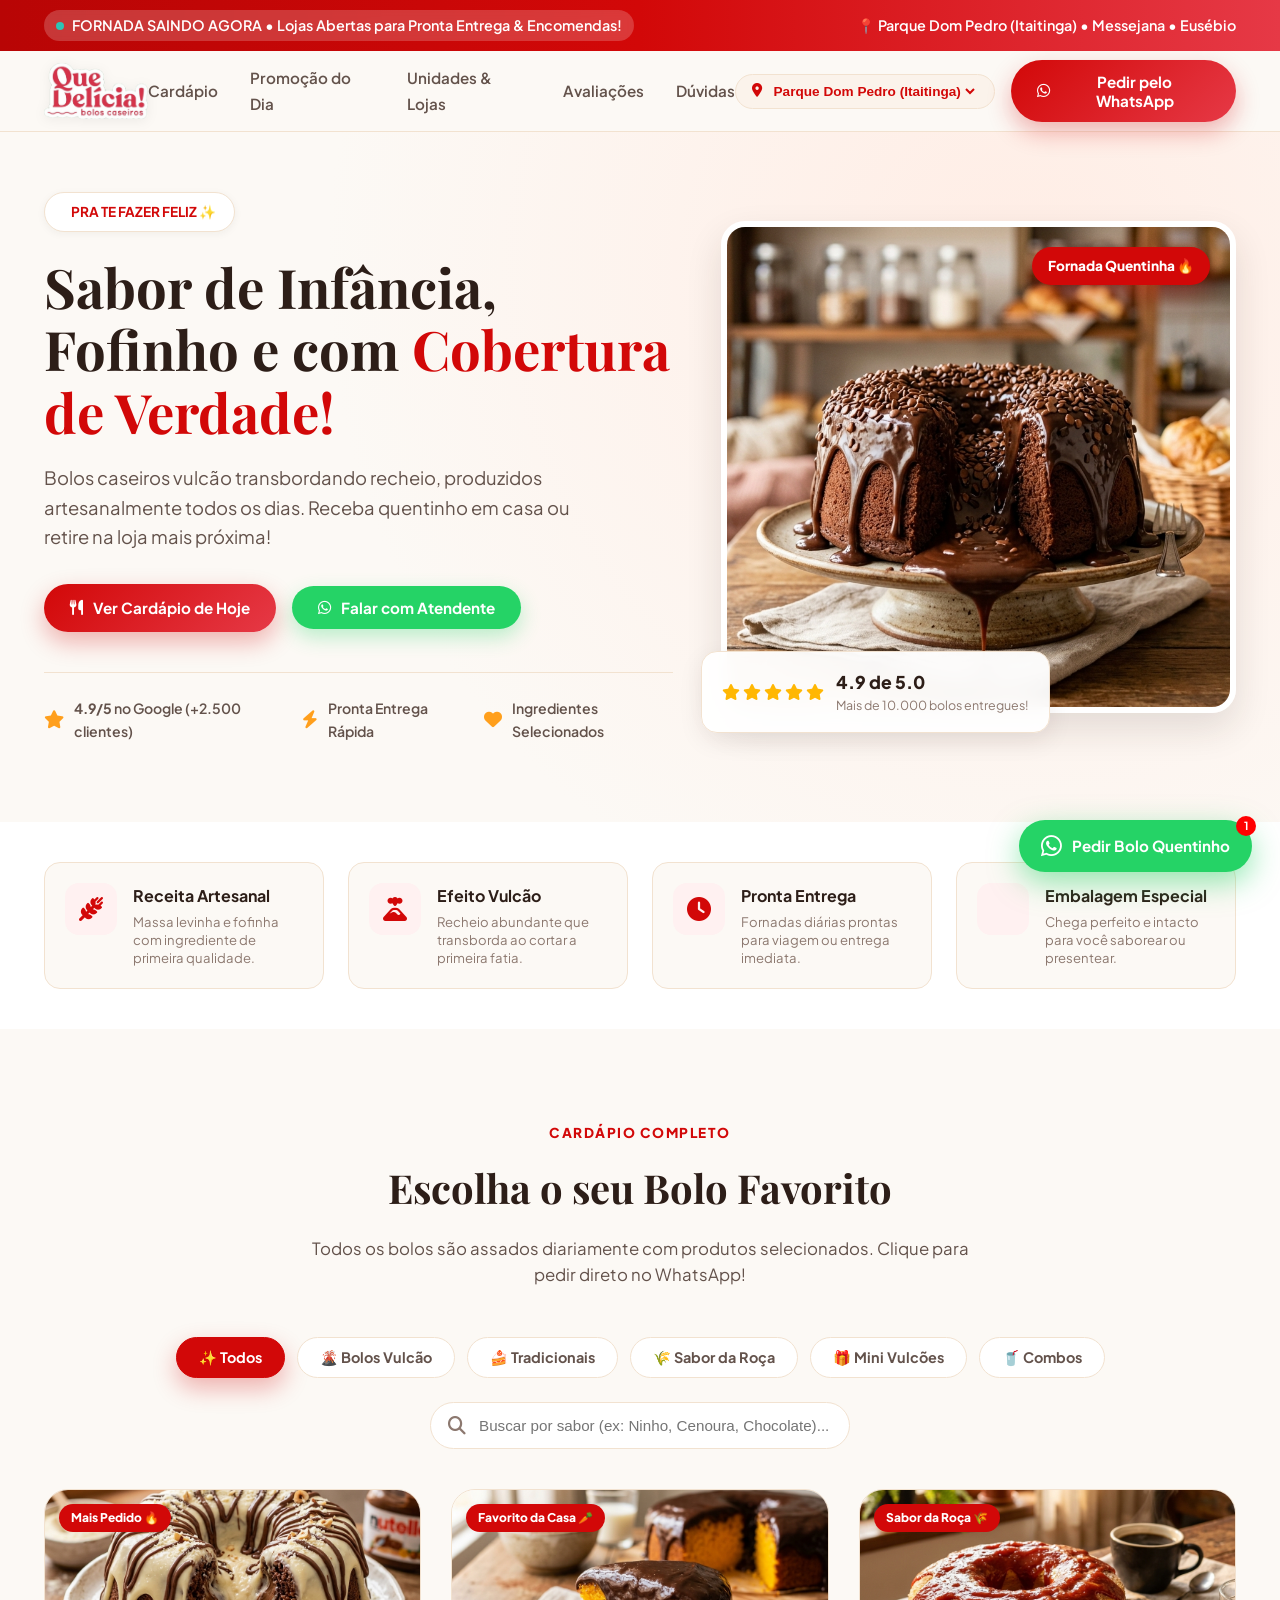
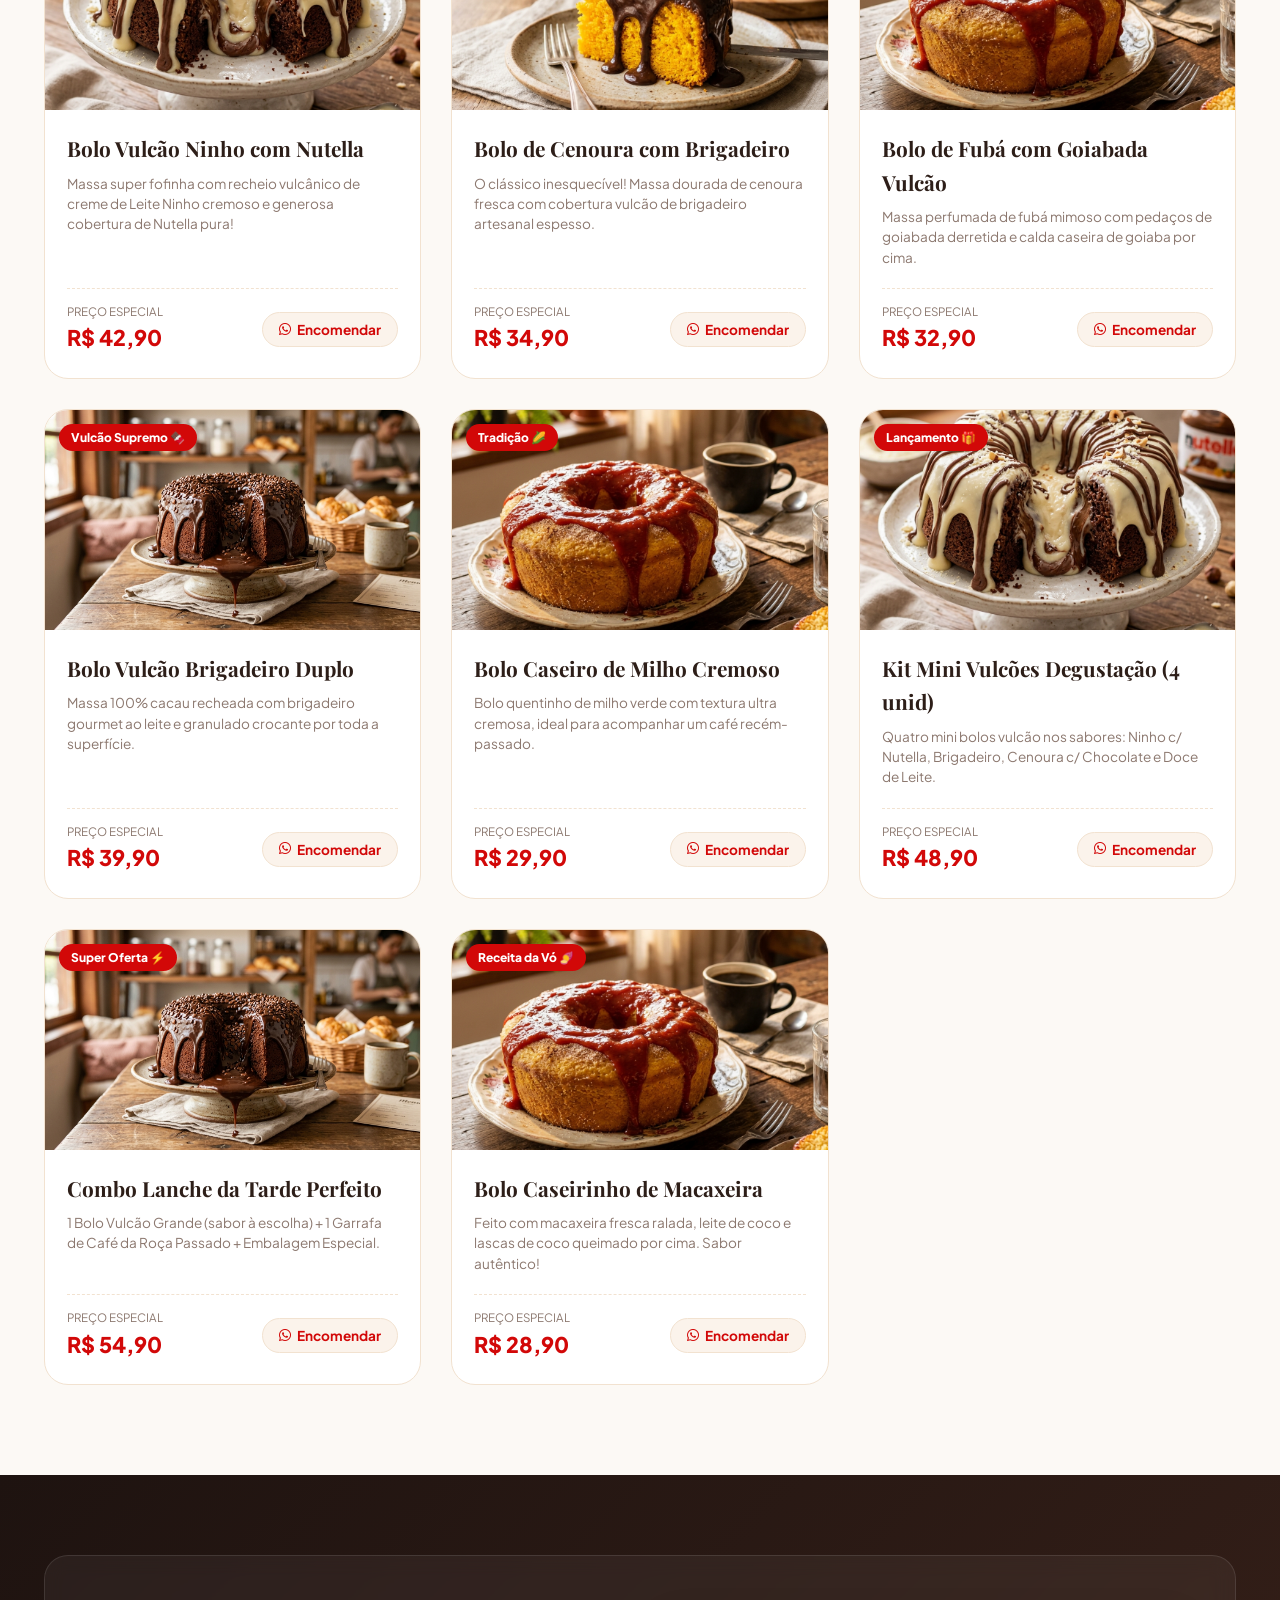
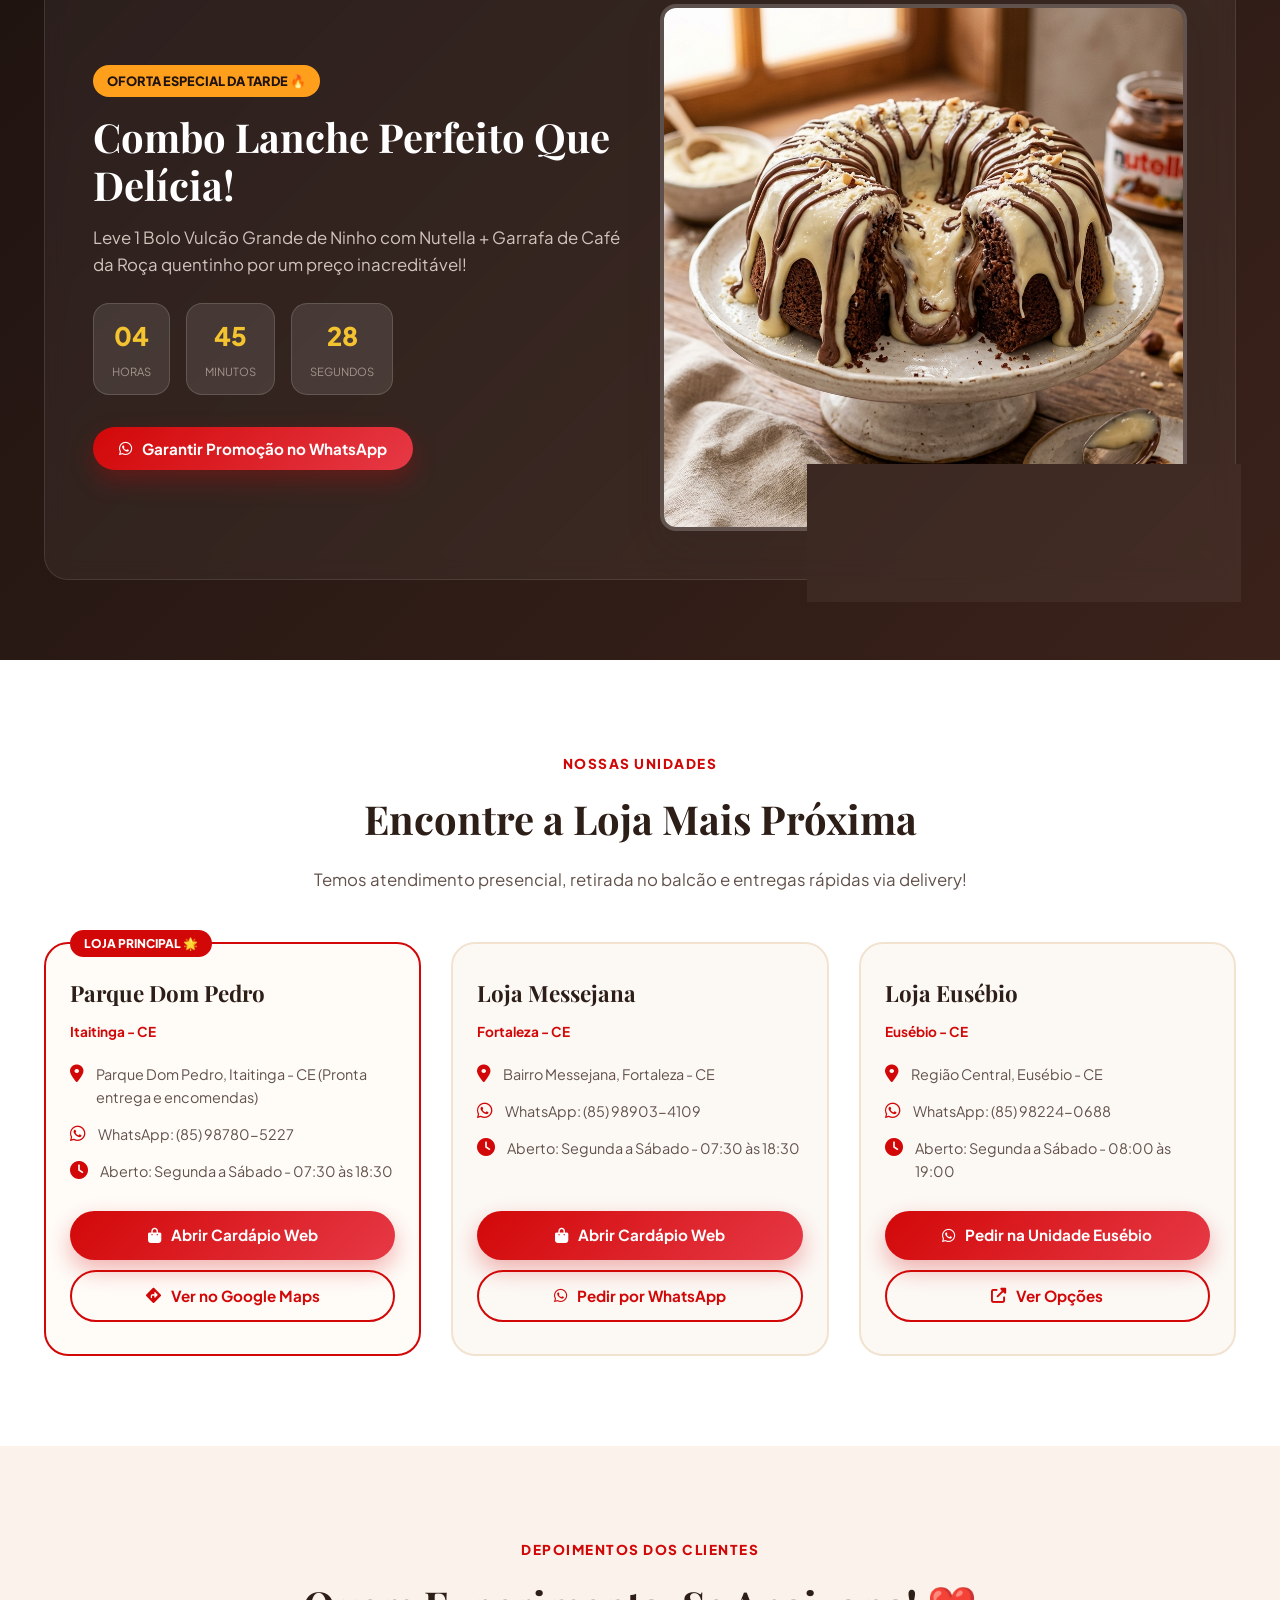
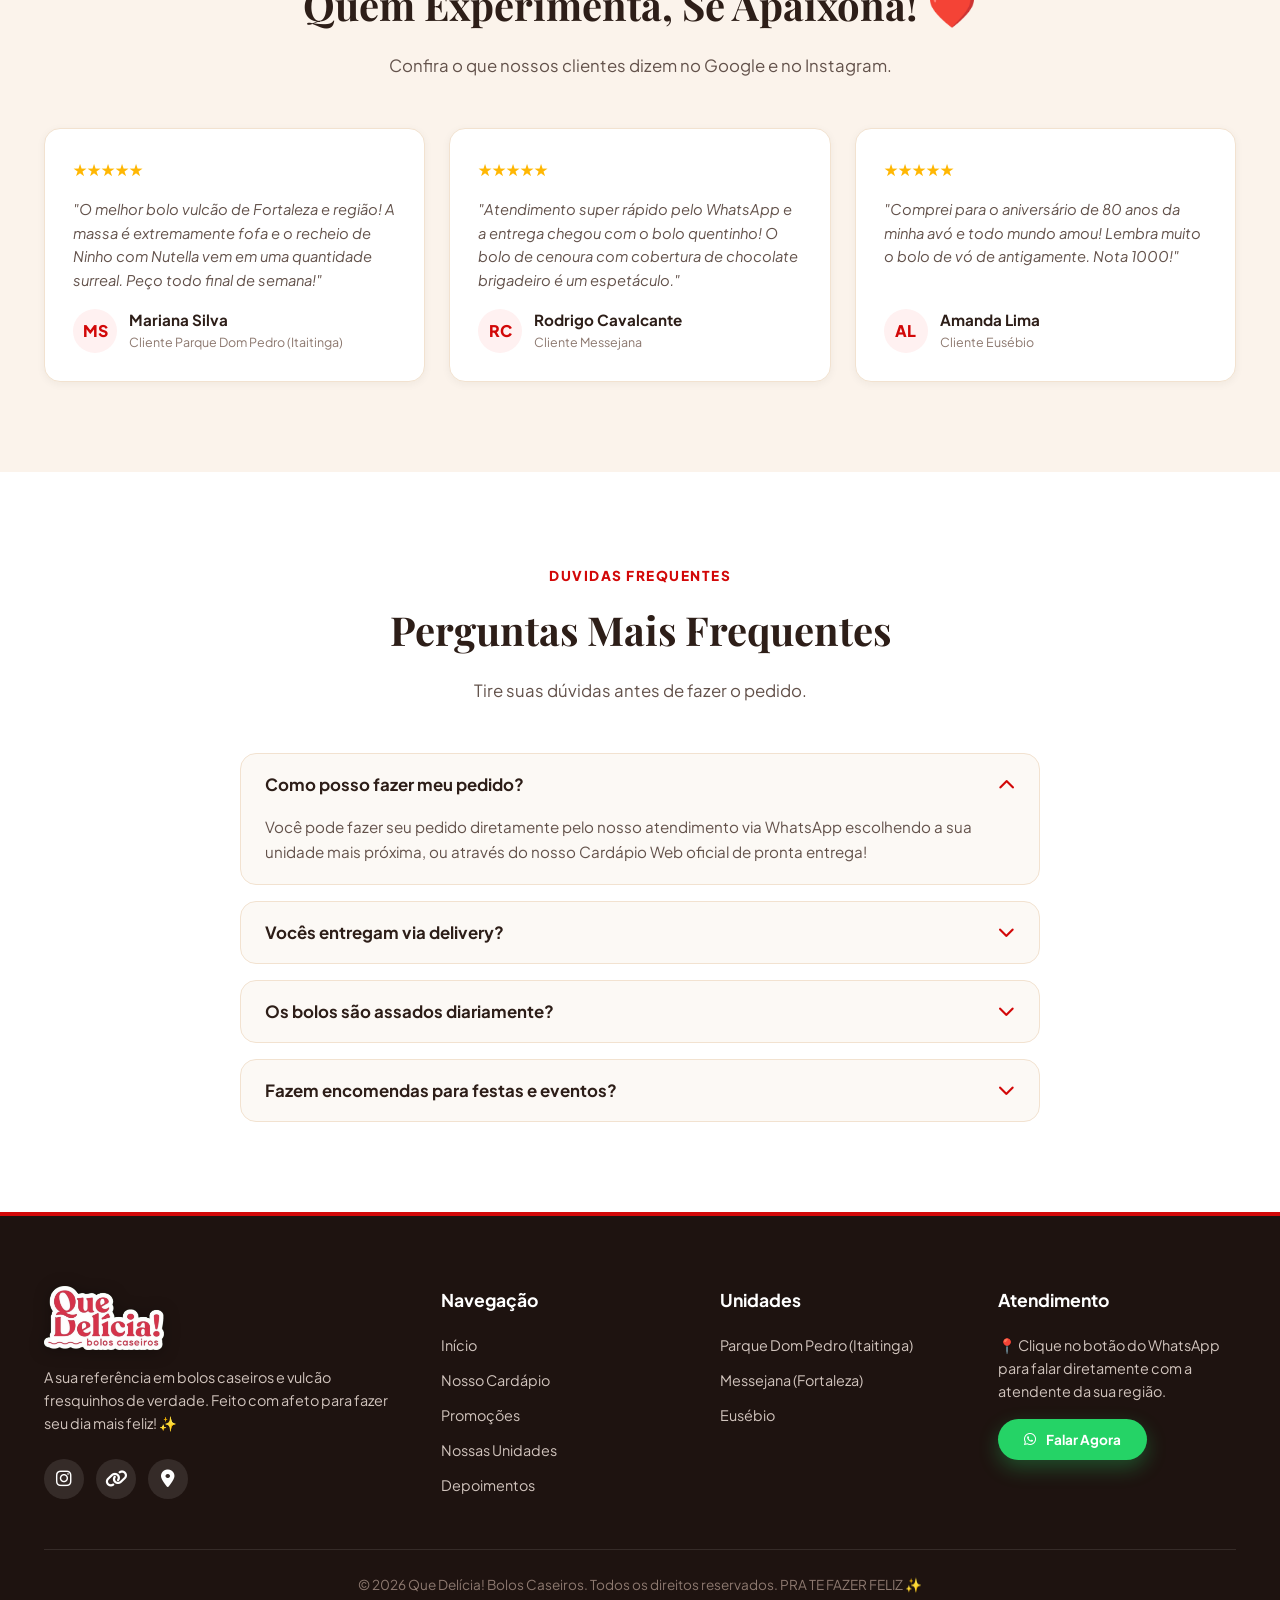
<file: que-delicia-bolos/index.html>
<!DOCTYPE html>
<html lang="pt-BR">
<head>
  <meta charset="UTF-8">
  <meta name="viewport" content="width=device-width, initial-scale=1.0">
  
  <!-- SEO Best Practices -->
  <title>Que Delícia! Bolos Caseiros | Pra Te Fazer Feliz ✨ | Parque Dom Pedro, Messejana & Eusébio</title>
  <meta name="description" content="Bolos caseiros fresquinhos de verdade, bolos vulcão recheados e receitas artesanais deliciosas! Peça online na unidade mais próxima (Parque Dom Pedro Itaitinga, Messejana e Eusébio).">
  <meta name="keywords" content="bolo caseiro, bolo vulcao, bolo de ninho com nutella, bolo de cenoura com chocolate, itaitinga, messejana, eusebio, confeitaria, delivery de bolos">
  
  <!-- Open Graph / Social Media -->
  <meta property="og:type" content="website">
  <meta property="og:title" content="Que Delícia! Bolos Caseiros - Pra Te Fazer Feliz ✨">
  <meta property="og:description" content="Aqui você encontra a referência de um bolo caseiro e fresquinho de verdade! Peça pelo WhatsApp com entrega rápida.">
  <meta property="og:image" content="images/hero-cake.jpg">

  <!-- Font Awesome Icons & Stylesheet -->
  <link rel="stylesheet" href="https://cdnjs.cloudflare.com/ajax/libs/font-awesome/6.4.0/css/all.min.css">
  <link rel="stylesheet" href="styles.css">
</head>
<body>

  <!-- Top Announcement Bar -->
  <div class="top-bar">
    <div class="container top-bar-content">
      <div class="top-bar-badge">
        <span class="pulse-dot"></span>
        <span>FORNADA SAINDO AGORA • Lojas Abertas para Pronta Entrega & Encomendas!</span>
      </div>
      <div>
        <span>📍 Parque Dom Pedro (Itaitinga) • Messejana • Eusébio</span>
      </div>
    </div>
  </div>

  <!-- Header & Navigation -->
  <header class="site-header">
    <div class="container">
      <nav class="navbar">
        <!-- Logo -->
        <a href="#" class="logo-brand" id="main-logo-link">
          <img src="images/logo_clean.png" alt="Que Delícia! Bolos Caseiros" class="brand-logo-img">
        </a>

        <!-- Menu Links -->
        <ul class="nav-menu">
          <li><a href="#cardapio" class="nav-link">Cardápio</a></li>
          <li><a href="#promocoes" class="nav-link">Promoção do Dia</a></li>
          <li><a href="#lojas" class="nav-link">Unidades & Lojas</a></li>
          <li><a href="#avaliacoes" class="nav-link">Avaliações</a></li>
          <li><a href="#faq" class="nav-link">Dúvidas</a></li>
        </ul>

        <!-- Right Action Controls -->
        <div class="nav-actions">
          <div class="unit-selector-pill">
            <i class="fas fa-map-marker-alt" style="color: var(--primary);"></i>
            <select id="headerStoreSelect">
              <option value="itaitinga">Parque Dom Pedro (Itaitinga)</option>
              <option value="messejana">Messejana (Fortaleza)</option>
              <option value="eusebio">Eusébio</option>
            </select>
          </div>

          <button class="btn btn-primary open-custom-whatsapp" id="navOrderBtn">
            <i class="fab fa-whatsapp"></i> Pedir pelo WhatsApp
          </button>
          
          <button class="mobile-toggle" aria-label="Abrir Menu">
            <i class="fas fa-bars"></i>
          </button>
        </div>
      </nav>
    </div>
  </header>

  <!-- Main Content Wrapper -->
  <main>

    <!-- Hero Section -->
    <section class="hero" id="home">
      <div class="container">
        <div class="hero-grid">
          <div class="hero-content">
            <div class="hero-badge">
              <i class="fas fa-sparkles"></i> PRA TE FAZER FELIZ ✨
            </div>
            
            <h1 class="hero-title">
              Sabor de Infância, Fofinho e com <span>Cobertura de Verdade!</span>
            </h1>
            
            <p class="hero-description">
              Bolos caseiros vulcão transbordando recheio, produzidos artesanalmente todos os dias. Receba quentinho em casa ou retire na loja mais próxima!
            </p>

            <div class="hero-cta-group">
              <a href="#cardapio" class="btn btn-primary">
                <i class="fas fa-utensils"></i> Ver Cardápio de Hoje
              </a>
              <button class="btn btn-whatsapp open-custom-whatsapp">
                <i class="fab fa-whatsapp"></i> Falar com Atendente
              </button>
            </div>

            <div class="hero-trust-bar">
              <div class="trust-item">
                <i class="fas fa-star"></i>
                <span><b>4.9/5</b> no Google (+2.500 clientes)</span>
              </div>
              <div class="trust-item">
                <i class="fas fa-bolt"></i>
                <span>Pronta Entrega Rápida</span>
              </div>
              <div class="trust-item">
                <i class="fas fa-heart"></i>
                <span>Ingredientes Selecionados</span>
              </div>
            </div>
          </div>

          <!-- Hero Image Showcase -->
          <div class="hero-media">
            <div class="hero-img-wrapper">
              <img src="images/hero-cake.jpg" alt="Bolo Vulcão Que Delícia Bolos Caseiros">
              <span class="floating-card-tag">Fornada Quentinha 🔥</span>
            </div>

            <div class="floating-card-rating">
              <div class="rating-stars">
                <i class="fas fa-star"></i>
                <i class="fas fa-star"></i>
                <i class="fas fa-star"></i>
                <i class="fas fa-star"></i>
                <i class="fas fa-star"></i>
              </div>
              <div>
                <div class="rating-score">4.9 de 5.0</div>
                <div class="rating-text">Mais de 10.000 bolos entregues!</div>
              </div>
            </div>
          </div>
        </div>
      </div>
    </section>

    <!-- Features Section -->
    <section class="features-section">
      <div class="container">
        <div class="features-grid">
          <div class="feature-card">
            <div class="feature-icon"><i class="fas fa-wheat-awn"></i></div>
            <div>
              <h3 class="feature-title">Receita Artesanal</h3>
              <p class="feature-desc">Massa levinha e fofinha com ingrediente de primeira qualidade.</p>
            </div>
          </div>

          <div class="feature-card">
            <div class="feature-icon"><i class="fas fa-volcano"></i></div>
            <div>
              <h3 class="feature-title">Efeito Vulcão</h3>
              <p class="feature-desc">Recheio abundante que transborda ao cortar a primeira fatia.</p>
            </div>
          </div>

          <div class="feature-card">
            <div class="feature-icon"><i class="fas fa-clock"></i></div>
            <div>
              <h3 class="feature-title">Pronta Entrega</h3>
              <p class="feature-desc">Fornadas diárias prontas para viagem ou entrega imediata.</p>
            </div>
          </div>

          <div class="feature-card">
            <div class="feature-icon"><i class="fas fa-box-heart"></i></div>
            <div>
              <h3 class="feature-title">Embalagem Especial</h3>
              <p class="feature-desc">Chega perfeito e intacto para você saborear ou presentear.</p>
            </div>
          </div>
        </div>
      </div>
    </section>

    <!-- Menu & Catalog Section -->
    <section class="menu-section" id="cardapio">
      <div class="container">
        <div class="section-header">
          <span class="section-tag">CARDÁPIO COMPLETO</span>
          <h2 class="section-title">Escolha o seu Bolo Favorito</h2>
          <p class="section-subtitle">
            Todos os bolos são assados diariamente com produtos selecionados. Clique para pedir direto no WhatsApp!
          </p>
        </div>

        <!-- Controls: Filters & Search -->
        <div class="catalog-controls">
          <div class="category-tabs">
            <button class="tab-btn active" data-category="all">✨ Todos</button>
            <button class="tab-btn" data-category="vulcao">🌋 Bolos Vulcão</button>
            <button class="tab-btn" data-category="tradicional">🍰 Tradicionais</button>
            <button class="tab-btn" data-category="roca">🌾 Sabor da Roça</button>
            <button class="tab-btn" data-category="mini">🎁 Mini Vulcões</button>
            <button class="tab-btn" data-category="combos">🥤 Combos</button>
          </div>

          <div class="search-box">
            <i class="fas fa-search"></i>
            <input type="text" id="searchInput" placeholder="Buscar por sabor (ex: Ninho, Cenoura, Chocolate)...">
          </div>
        </div>

        <!-- Dynamic Product Grid -->
        <div class="products-grid" id="productsContainer">
          <!-- Rendered dynamically by script.js -->
        </div>
      </div>
    </section>

    <!-- Daily Special Combo Promo -->
    <section class="promo-section" id="promocoes">
      <div class="container">
        <div class="promo-banner">
          <div>
            <span class="promo-tag">OFORTA ESPECIAL DA TARDE 🔥</span>
            <h2 class="promo-title">Combo Lanche Perfeito Que Delícia!</h2>
            <p class="promo-subtitle">
              Leve 1 Bolo Vulcão Grande de Ninho com Nutella + Garrafa de Café da Roça quentinho por um preço inacreditável!
            </p>

            <div class="promo-timer">
              <div class="timer-unit">
                <span class="timer-num" id="timerHours">04</span>
                <span class="timer-label">Horas</span>
              </div>
              <div class="timer-unit">
                <span class="timer-num" id="timerMinutes">45</span>
                <span class="timer-label">Minutos</span>
              </div>
              <div class="timer-unit">
                <span class="timer-num" id="timerSeconds">30</span>
                <span class="timer-label">Segundos</span>
              </div>
            </div>

            <button class="btn btn-primary open-custom-whatsapp">
              <i class="fab fa-whatsapp"></i> Garantir Promoção no WhatsApp
            </button>
          </div>

          <div class="promo-img">
            <img src="images/ninho-nutella.jpg" alt="Combo Especial Que Delícia">
          </div>
        </div>
      </div>
    </section>

    <!-- Store Locations Section -->
    <section class="stores-section" id="lojas">
      <div class="container">
        <div class="section-header">
          <span class="section-tag">NOSSAS UNIDADES</span>
          <h2 class="section-title">Encontre a Loja Mais Próxima</h2>
          <p class="section-subtitle">
            Temos atendimento presencial, retirada no balcão e entregas rápidas via delivery!
          </p>
        </div>

        <div class="stores-grid">
          
          <!-- Store 1: Parque Dom Pedro -->
          <div class="store-card featured-store">
            <span class="store-badge-top">LOJA PRINCIPAL 🌟</span>
            <div class="store-header">
              <h3 class="store-name">Parque Dom Pedro</h3>
              <span class="store-city">Itaitinga - CE</span>
            </div>
            
            <ul class="store-info-list">
              <li class="store-info-item">
                <i class="fas fa-map-marker-alt"></i>
                <span>Parque Dom Pedro, Itaitinga - CE (Pronta entrega e encomendas)</span>
              </li>
              <li class="store-info-item">
                <i class="fab fa-whatsapp"></i>
                <span>WhatsApp: (85) 98780-5227</span>
              </li>
              <li class="store-info-item">
                <i class="fas fa-clock"></i>
                <span>Aberto: Segunda a Sábado - 07:30 às 18:30</span>
              </li>
            </ul>

            <div class="store-actions">
              <a href="https://app.cardapioweb.com/que_delicia_bolos_caseiros" target="_blank" class="btn btn-primary">
                <i class="fas fa-shopping-bag"></i> Abrir Cardápio Web
              </a>
              <a href="https://maps.app.goo.gl/dXoeip5RvUZie8AC7" target="_blank" class="btn btn-outline">
                <i class="fas fa-directions"></i> Ver no Google Maps
              </a>
            </div>
          </div>

          <!-- Store 2: Messejana -->
          <div class="store-card">
            <div class="store-header">
              <h3 class="store-name">Loja Messejana</h3>
              <span class="store-city">Fortaleza - CE</span>
            </div>
            
            <ul class="store-info-list">
              <li class="store-info-item">
                <i class="fas fa-map-marker-alt"></i>
                <span>Bairro Messejana, Fortaleza - CE</span>
              </li>
              <li class="store-info-item">
                <i class="fab fa-whatsapp"></i>
                <span>WhatsApp: (85) 98903-4109</span>
              </li>
              <li class="store-info-item">
                <i class="fas fa-clock"></i>
                <span>Aberto: Segunda a Sábado - 07:30 às 18:30</span>
              </li>
            </ul>

            <div class="store-actions">
              <a href="https://app.cardapioweb.com/que_delicia_messejana" target="_blank" class="btn btn-primary">
                <i class="fas fa-shopping-bag"></i> Abrir Cardápio Web
              </a>
              <a href="https://wa.me/5585989034109" target="_blank" class="btn btn-outline">
                <i class="fab fa-whatsapp"></i> Pedir por WhatsApp
              </a>
            </div>
          </div>

          <!-- Store 3: Eusébio -->
          <div class="store-card">
            <div class="store-header">
              <h3 class="store-name">Loja Eusébio</h3>
              <span class="store-city">Eusébio - CE</span>
            </div>
            
            <ul class="store-info-list">
              <li class="store-info-item">
                <i class="fas fa-map-marker-alt"></i>
                <span>Região Central, Eusébio - CE</span>
              </li>
              <li class="store-info-item">
                <i class="fab fa-whatsapp"></i>
                <span>WhatsApp: (85) 98224-0688</span>
              </li>
              <li class="store-info-item">
                <i class="fas fa-clock"></i>
                <span>Aberto: Segunda a Sábado - 08:00 às 19:00</span>
              </li>
            </ul>

            <div class="store-actions">
              <a href="https://wa.me/5585982240688" target="_blank" class="btn btn-primary">
                <i class="fab fa-whatsapp"></i> Pedir na Unidade Eusébio
              </a>
              <a href="https://linktr.ee/Quedeliciaboloscaseiros" target="_blank" class="btn btn-outline">
                <i class="fas fa-external-link-alt"></i> Ver Opções
              </a>
            </div>
          </div>

        </div>
      </div>
    </section>

    <!-- Reviews & Social Proof -->
    <section class="reviews-section" id="avaliacoes">
      <div class="container">
        <div class="section-header">
          <span class="section-tag">DEPOIMENTOS DOS CLIENTES</span>
          <h2 class="section-title">Quem Experimenta, Se Apaixona! ❤️</h2>
          <p class="section-subtitle">Confira o que nossos clientes dizem no Google e no Instagram.</p>
        </div>

        <div class="reviews-grid">
          <div class="review-card">
            <div class="review-stars">★★★★★</div>
            <p class="review-text">
              "O melhor bolo vulcão de Fortaleza e região! A massa é extremamente fofa e o recheio de Ninho com Nutella vem em uma quantidade surreal. Peço todo final de semana!"
            </p>
            <div class="reviewer">
              <div class="reviewer-avatar">MS</div>
              <div>
                <div class="reviewer-name">Mariana Silva</div>
                <div class="reviewer-loc">Cliente Parque Dom Pedro (Itaitinga)</div>
              </div>
            </div>
          </div>

          <div class="review-card">
            <div class="review-stars">★★★★★</div>
            <p class="review-text">
              "Atendimento super rápido pelo WhatsApp e a entrega chegou com o bolo quentinho! O bolo de cenoura com cobertura de chocolate brigadeiro é um espetáculo."
            </p>
            <div class="reviewer">
              <div class="reviewer-avatar">RC</div>
              <div>
                <div class="reviewer-name">Rodrigo Cavalcante</div>
                <div class="reviewer-loc">Cliente Messejana</div>
              </div>
            </div>
          </div>

          <div class="review-card">
            <div class="review-stars">★★★★★</div>
            <p class="review-text">
              "Comprei para o aniversário de 80 anos da minha avó e todo mundo amou! Lembra muito o bolo de vó de antigamente. Nota 1000!"
            </p>
            <div class="reviewer">
              <div class="reviewer-avatar">AL</div>
              <div>
                <div class="reviewer-name">Amanda Lima</div>
                <div class="reviewer-loc">Cliente Eusébio</div>
              </div>
            </div>
          </div>
        </div>
      </div>
    </section>

    <!-- FAQ Accordion -->
    <section class="faq-section" id="faq">
      <div class="container">
        <div class="section-header">
          <span class="section-tag">DUVIDAS FREQUENTES</span>
          <h2 class="section-title">Perguntas Mais Frequentes</h2>
          <p class="section-subtitle">Tire suas dúvidas antes de fazer o pedido.</p>
        </div>

        <div class="faq-container">
          <div class="faq-item active">
            <button class="faq-question">
              <span>Como posso fazer meu pedido?</span>
              <i class="fas fa-chevron-down"></i>
            </button>
            <div class="faq-answer">
              <p>Você pode fazer seu pedido diretamente pelo nosso atendimento via WhatsApp escolhendo a sua unidade mais próxima, ou através do nosso Cardápio Web oficial de pronta entrega!</p>
            </div>
          </div>

          <div class="faq-item">
            <button class="faq-question">
              <span>Vocês entregam via delivery?</span>
              <i class="fas fa-chevron-down"></i>
            </button>
            <div class="faq-answer">
              <p>Sim! Entregamos em Itaitinga (Parque Dom Pedro e regiões), Messejana (Fortaleza) e Eusébio. Consulte a taxa de entrega informando seu bairro no WhatsApp.</p>
            </div>
          </div>

          <div class="faq-item">
            <button class="faq-question">
              <span>Os bolos são assados diariamente?</span>
              <i class="fas fa-chevron-down"></i>
            </button>
            <div class="faq-answer">
              <p>Com certeza! Nossos bolos são preparados artesanalmente todos os dias logo cedo para garantir o frescor e a maciez inconfundíveis.</p>
            </div>
          </div>

          <div class="faq-item">
            <button class="faq-question">
              <span>Fazem encomendas para festas e eventos?</span>
              <i class="fas fa-chevron-down"></i>
            </button>
            <div class="faq-answer">
              <p>Sim! Aceitamos encomendas antecipadas de bolos vulcão grandes, kits de mini vulcões e bolos inteiros para aniversários, reuniões e eventos.</p>
            </div>
          </div>
        </div>
      </div>
    </section>

  </main>

  <!-- Footer -->
  <footer class="site-footer">
    <div class="container">
      <div class="footer-grid">
        <div class="footer-brand">
          <div class="logo-brand">
            <img src="images/logo_clean.png" alt="Que Delícia! Bolos Caseiros" class="brand-logo-img-footer">
          </div>
          <p class="footer-desc">
            A sua referência em bolos caseiros e vulcão fresquinhos de verdade. Feito com afeto para fazer seu dia mais feliz! ✨
          </p>
          <div class="social-links">
            <a href="https://www.instagram.com/quedeliciaboloscaseiros/" target="_blank" class="social-icon" aria-label="Instagram">
              <i class="fab fa-instagram"></i>
            </a>
            <a href="https://linktr.ee/Quedeliciaboloscaseiros" target="_blank" class="social-icon" aria-label="Linktree">
              <i class="fas fa-link"></i>
            </a>
            <a href="https://maps.app.goo.gl/dXoeip5RvUZie8AC7" target="_blank" class="social-icon" aria-label="Google Maps">
              <i class="fas fa-map-marker-alt"></i>
            </a>
          </div>
        </div>

        <div>
          <h4 class="footer-title">Navegação</h4>
          <ul class="footer-links">
            <li><a href="#home">Início</a></li>
            <li><a href="#cardapio">Nosso Cardápio</a></li>
            <li><a href="#promocoes">Promoções</a></li>
            <li><a href="#lojas">Nossas Unidades</a></li>
            <li><a href="#avaliacoes">Depoimentos</a></li>
          </ul>
        </div>

        <div>
          <h4 class="footer-title">Unidades</h4>
          <ul class="footer-links">
            <li><a href="https://wa.me/5585987805227" target="_blank">Parque Dom Pedro (Itaitinga)</a></li>
            <li><a href="https://wa.me/5585989034109" target="_blank">Messejana (Fortaleza)</a></li>
            <li><a href="https://wa.me/5585982240688" target="_blank">Eusébio</a></li>
          </ul>
        </div>

        <div>
          <h4 class="footer-title">Atendimento</h4>
          <p style="font-size: 0.9rem; line-height: 1.6;">
            📍 Clique no botão do WhatsApp para falar diretamente com a atendente da sua região.
          </p>
          <button class="btn btn-whatsapp open-custom-whatsapp" style="margin-top: 16px; font-size: 0.85rem;">
            <i class="fab fa-whatsapp"></i> Falar Agora
          </button>
        </div>
      </div>

      <div class="footer-bottom">
        <p>© 2026 Que Delícia! Bolos Caseiros. Todos os direitos reservados. PRA TE FAZER FELIZ ✨</p>
      </div>
    </div>
  </footer>

  <!-- Floating WhatsApp Widget -->
  <a href="#" class="whatsapp-float open-custom-whatsapp" aria-label="Fazer pedido via WhatsApp">
    <span class="whatsapp-badge">1</span>
    <i class="fab fa-whatsapp" style="font-size: 24px;"></i>
    <span>Pedir Bolo Quentinho</span>
  </a>

  <!-- Order Modal -->
  <div class="modal-overlay" id="orderModal">
    <div class="modal-box">
      <span class="modal-close" id="modalClose">&times;</span>
      <h3 class="modal-title">Fazer Pedido no WhatsApp</h3>
      <p class="modal-subtitle" id="modalProductTitle">Bolo Caseiro Que Delícia!</p>

      <form id="whatsappOrderForm">
        <div class="form-group">
          <label class="form-label" for="modalStoreSelect">Escolha a Unidade:</label>
          <select id="modalStoreSelect" class="form-control">
            <option value="itaitinga">Parque Dom Pedro (Itaitinga) - (85) 98780-5227</option>
            <option value="messejana">Messejana (Fortaleza) - (85) 98903-4109</option>
            <option value="eusebio">Eusébio - (85) 98224-0688</option>
          </select>
        </div>

        <div class="form-group">
          <label class="form-label" for="customerName">Seu Nome (Opcional):</label>
          <input type="text" id="customerName" class="form-control" placeholder="Ex: Maria Souza">
        </div>

        <div class="form-group">
          <label class="form-label" for="customerObs">Observações do Pedido:</label>
          <textarea id="customerObs" class="form-control" rows="3" placeholder="Ex: Gostaria de retirar às 16h / Entregar no bairro X..."></textarea>
        </div>

        <button type="submit" class="btn btn-whatsapp" style="width: 100%; font-size: 1rem; padding: 14px;">
          <i class="fab fa-whatsapp"></i> Confirmar & Ir para o WhatsApp
        </button>
      </form>
    </div>
  </div>

  <!-- Toast Notification -->
  <div class="toast-notification" id="toastNotification">
    <i class="fas fa-check-circle" style="color: #2ec4b6; font-size: 20px;"></i>
    <span class="toast-text">Unidade selecionada com sucesso!</span>
  </div>

  <script src="script.js"></script>
</body>
</html>
</file>
<file: styles.css>
/* ==========================================================================
   Alexandre Dias — Apple Liquid Glass Design System 2.0 (CSS)
   Atualização: Liquid Glass intensificado, cards compactos, tema claro/escuro
   ========================================================================== */

@import url('https://fonts.googleapis.com/css2?family=Outfit:wght@300;400;500;600;700;800&family=Plus+Jakarta+Sans:wght@300;400;500;600;700&display=swap');

/* ==========================================================================
   DARK MODE (padrão) — tokens do sistema
   ========================================================================== */
:root,
[data-theme="dark"] {
  /* System Fonts */
  --font-sans: -apple-system, BlinkMacSystemFont, "SF Pro", "SF Pro Display", "Segoe UI", Roboto, Helvetica, Arial, sans-serif;
  --font-display: 'Outfit', var(--font-sans);
  --font-body: 'Plus Jakarta Sans', var(--font-sans);

  /* Color Palette */
  --bg-space: #060913;
  --apple-blue: #0071e3;
  --apple-blue-hover: #147efb;
  --apple-emerald: #10b981;
  --apple-emerald-hover: #059669;

  /* Text Colors */
  --text-primary: #f5f5f7;
  --text-secondary: #86868b;
  --text-muted: #6e6e73;

  /* Apple Liquid Glass Material Tokens — INTENSIFICADOS */
  --glass-bg: rgba(255, 255, 255, 0.07);       /* era 0.03 */
  --glass-bg-dark: rgba(10, 18, 32, 0.40);
  --glass-blur: blur(12px) saturate(160%) contrast(100%);       /* base leve */
  --glass-blur-hover: blur(28px) saturate(190%) contrast(100%); /* hover intenso */
  --glass-border: 1px solid rgba(255, 255, 255, 0.18);           /* era 0.12 */
  --glass-border-hover: 1px solid rgba(255, 255, 255, 0.28);    /* era 0.22 */

  /* Volumetric Light & Refraction Box Shadows — INTENSIFICADOS */
  --glass-shadow:
    inset 0 1px 0 rgba(255, 255, 255, 0.40),          /* specular top — era 0.25 */
    inset 0 2px 12px rgba(255, 255, 255, 0.08),        /* volumetric glow */
    inset 0 12px 24px rgba(255, 255, 255, 0.03),
    inset 0 -1px 0 rgba(0, 0, 0, 0.18),
    0 16px 40px rgba(0, 0, 0, 0.3);

  --glass-shadow-hover:
    inset 0 1px 0 rgba(255, 255, 255, 0.50),
    inset 0 2px 16px rgba(255, 255, 255, 0.12),
    inset 0 16px 32px rgba(255, 255, 255, 0.06),
    inset 0 -1px 0 rgba(0, 0, 0, 0.22),
    0 24px 50px rgba(0, 0, 0, 0.4);

  --radius-squircle: 28px;
  --radius-squircle-sm: 18px;

  --transition-smooth: all 0.5s cubic-bezier(0.16, 1, 0.3, 1);
  --transition-tactile: all 0.2s cubic-bezier(0.4, 0, 0.2, 1);

  /* Orbs — dark mode */
  --orb-opacity: 0.22;          /* era 0.14 */
  --orb-rose-opacity: 0.14;     /* era 0.08 */
  --orb-blend: screen;

  /* Theme toggle icon */
  --theme-icon: "☀️";
}

/* ==========================================================================
   LIGHT MODE — paleta clara
   ========================================================================== */
@media (prefers-color-scheme: light) {
  :root:not([data-theme="dark"]) {
    --bg-space: #f0f4fa;
    --text-primary: #1a1d24;
    --text-secondary: #4a5568;
    --text-muted: #718096;

    --glass-bg: rgba(255, 255, 255, 0.60);
    --glass-bg-dark: rgba(240, 244, 250, 0.75);
    --glass-border: 1px solid rgba(0, 0, 0, 0.10);
    --glass-border-hover: 1px solid rgba(0, 0, 0, 0.18);

    --glass-shadow:
      inset 0 1px 0 rgba(255, 255, 255, 0.80),
      inset 0 2px 8px rgba(255, 255, 255, 0.40),
      inset 0 -1px 0 rgba(0, 0, 0, 0.06),
      0 8px 24px rgba(0, 0, 0, 0.08),
      0 2px 6px rgba(0, 0, 0, 0.04);

    --glass-shadow-hover:
      inset 0 1px 0 rgba(255, 255, 255, 0.90),
      inset 0 2px 12px rgba(255, 255, 255, 0.50),
      inset 0 -1px 0 rgba(0, 0, 0, 0.08),
      0 12px 32px rgba(0, 0, 0, 0.12),
      0 4px 8px rgba(0, 0, 0, 0.06);

    --orb-opacity: 0.10;
    --orb-rose-opacity: 0.06;
    --orb-blend: multiply;

    --theme-icon: "🌙";
  }
}

[data-theme="light"] {
  --bg-space: #f0f4fa;
  --text-primary: #1a1d24;
  --text-secondary: #4a5568;
  --text-muted: #718096;

  --glass-bg: rgba(255, 255, 255, 0.60);
  --glass-bg-dark: rgba(240, 244, 250, 0.75);
  --glass-border: 1px solid rgba(0, 0, 0, 0.10);
  --glass-border-hover: 1px solid rgba(0, 0, 0, 0.18);

  --glass-shadow:
    inset 0 1px 0 rgba(255, 255, 255, 0.80),
    inset 0 2px 8px rgba(255, 255, 255, 0.40),
    inset 0 -1px 0 rgba(0, 0, 0, 0.06),
    0 8px 24px rgba(0, 0, 0, 0.08),
    0 2px 6px rgba(0, 0, 0, 0.04);

  --glass-shadow-hover:
    inset 0 1px 0 rgba(255, 255, 255, 0.90),
    inset 0 2px 12px rgba(255, 255, 255, 0.50),
    inset 0 -1px 0 rgba(0, 0, 0, 0.08),
    0 12px 32px rgba(0, 0, 0, 0.12),
    0 4px 8px rgba(0, 0, 0, 0.06);

  --orb-opacity: 0.10;
  --orb-rose-opacity: 0.06;
  --orb-blend: multiply;
}

/* Base Setup */
* {
  margin: 0;
  padding: 0;
  box-sizing: border-box;
  -webkit-font-smoothing: antialiased;
  -moz-osx-font-smoothing: grayscale;
}

html {
  scroll-behavior: smooth;
  font-family: var(--font-body);
  background-color: var(--bg-space);
  color: var(--text-primary);
  overflow-x: hidden;
  transition: background-color 0.4s ease, color 0.4s ease;
}

body {
  position: relative;
  background-color: var(--bg-space);
  min-height: 100vh;
  overflow-x: hidden;
}

/* ==========================================================================
   Vibrant Canvas (Organic Background Orbs) — INTENSIFICADOS
   ========================================================================== */
.vibrant-canvas {
  position: fixed;
  top: 0;
  left: 0;
  width: 100vw;
  height: 100vh;
  z-index: -1;
  overflow: hidden;
  pointer-events: none;
}

.orb {
  position: absolute;
  border-radius: 50%;
  filter: blur(120px);
  opacity: var(--orb-opacity, 0.22);   /* INTENSIFICADO via variável */
  mix-blend-mode: var(--orb-blend, screen);
  will-change: transform;
}

.orb-blue {
  top: -10%;
  right: -10%;
  width: 55vw;
  height: 55vw;
  background: radial-gradient(circle, var(--apple-blue) 0%, rgba(0, 113, 227, 0) 70%);
  animation: float-slow 20s infinite alternate ease-in-out;
}

.orb-cyan {
  bottom: -15%;
  left: -5%;
  width: 50vw;
  height: 50vw;
  background: radial-gradient(circle, #00c2ff 0%, rgba(0, 194, 255, 0) 70%);
  animation: float-slow 25s infinite alternate-reverse ease-in-out;
}

.orb-rose {
  top: 40%;
  left: 30%;
  width: 40vw;
  height: 40vw;
  background: radial-gradient(circle, #ff2d55 0%, rgba(255, 45, 85, 0) 70%);
  opacity: var(--orb-rose-opacity, 0.14);   /* INTENSIFICADO */
  animation: float-slow 30s infinite alternate ease-in-out;
}

@keyframes float-slow {
  0% {
    transform: translate(0, 0) scale(1);
  }
  100% {
    transform: translate(8%, 10%) scale(1.15);
  }
}

/* ==========================================================================
   Liquid Glass Layout Elements & Utilities
   ========================================================================== */
.glass-container {
  max-width: 1200px;
  margin: 0 auto;
  padding: 0 2rem;
}

/* Core Glass Component */
.glass-material {
  background: var(--glass-bg);
  backdrop-filter: var(--glass-blur);
  -webkit-backdrop-filter: var(--glass-blur);
  border: var(--glass-border);
  box-shadow: var(--glass-shadow);
  border-radius: var(--radius-squircle);
  transition: var(--transition-smooth);
}

.glass-material-dark {
  background: var(--glass-bg-dark);
  backdrop-filter: var(--glass-blur);
  -webkit-backdrop-filter: var(--glass-blur);
  border: var(--glass-border);
  box-shadow: var(--glass-shadow);
  border-radius: var(--radius-squircle);
  transition: var(--transition-smooth);
}

/* Interactive Glass Cards — PERFORMANCE OTIMIZADA */
.glass-card {
  position: relative;
  background: var(--glass-bg);
  backdrop-filter: var(--glass-blur);                  /* blur leve em idle */
  -webkit-backdrop-filter: var(--glass-blur);
  border: var(--glass-border);
  box-shadow: var(--glass-shadow);
  border-radius: var(--radius-squircle);
  padding: 1.75rem;                                    /* era 2.5rem */
  overflow: hidden;
  transition: var(--transition-smooth), backdrop-filter 0.3s ease;
  contain: layout style paint;                         /* isolamento de contexto GPU */
  will-change: transform;
}

/* Light Reflection Effect on Hover (Target for JS) */
.glass-card::after {
  content: '';
  position: absolute;
  top: 0;
  left: 0;
  right: 0;
  bottom: 0;
  pointer-events: none;
  background: radial-gradient(circle at var(--mouse-x, 50%) var(--mouse-y, 50%), rgba(255, 255, 255, 0.10) 0%, transparent 60%);
  opacity: 0;
  transition: opacity 0.5s ease;
  z-index: 2;
}

.glass-card:hover {
  border: var(--glass-border-hover);
  box-shadow: var(--glass-shadow-hover);
  transform: translateY(-4px);
  backdrop-filter: var(--glass-blur-hover);            /* blur intenso no hover */
  -webkit-backdrop-filter: var(--glass-blur-hover);
}

.glass-card:hover::after {
  opacity: 1;
}

/* Typography display scale */
h1, h2, h3, h4 {
  font-family: var(--font-display);
  font-weight: 700;
  color: var(--text-primary);
  letter-spacing: -0.03em;
}

.section-tag {
  font-family: var(--font-sans);
  font-size: 0.85rem;
  font-weight: 600;
  text-transform: uppercase;
  letter-spacing: 0.1em;
  color: var(--apple-blue);
  margin-bottom: 0.75rem;
  display: inline-block;
}

.section-title {
  font-size: 2.5rem;
  line-height: 1.1;
  margin-bottom: 1.5rem;
}

.text-gradient-blue {
  background: linear-gradient(135deg, #00c2ff 0%, var(--apple-blue) 100%);
  -webkit-background-clip: text;
  background-clip: text;
  -webkit-text-fill-color: transparent;
}

.text-gradient-emerald {
  background: linear-gradient(135deg, #34d399 0%, var(--apple-emerald) 100%);
  -webkit-background-clip: text;
  background-clip: text;
  -webkit-text-fill-color: transparent;
}

/* ==========================================================================
   Header (Floating Liquid Nav Bar) — com botão de tema
   ========================================================================== */
.header-nav {
  position: fixed;
  top: 1.5rem;
  left: 0;
  width: 100%;
  z-index: 100;
  transition: var(--transition-smooth);
}

.nav-container {
  display: flex;
  justify-content: space-between;
  align-items: center;
  padding: 0.75rem 2rem;
  max-width: 960px;
  margin: 0 auto;
  background: rgba(10, 18, 30, 0.45);
  backdrop-filter: var(--glass-blur-hover);
  -webkit-backdrop-filter: var(--glass-blur-hover);
  border: var(--glass-border);
  box-shadow: var(--glass-shadow);
  border-radius: 40px;
  transition: background 0.4s ease, border 0.4s ease;
}

[data-theme="light"] .nav-container {
  background: rgba(240, 244, 250, 0.70);
}

.brand-text {
  font-family: var(--font-display);
  font-size: 1.2rem;
  font-weight: 700;
  letter-spacing: -0.02em;
  color: var(--text-primary);
  text-decoration: none;
  display: flex;
  align-items: center;
  gap: 0.5rem;
}

.brand-dot {
  width: 8px;
  height: 8px;
  background-color: var(--apple-blue);
  border-radius: 50%;
  display: inline-block;
}

.nav-links {
  display: flex;
  gap: 1.5rem;
  list-style: none;
}

.nav-links a {
  font-family: var(--font-sans);
  font-size: 0.9rem;
  font-weight: 500;
  color: var(--text-secondary);
  text-decoration: none;
  transition: var(--transition-tactile);
}

.nav-links a:hover {
  color: var(--text-primary);
}

.badge-online {
  font-family: var(--font-sans);
  font-size: 0.8rem;
  font-weight: 600;
  color: var(--apple-emerald);
  display: flex;
  align-items: center;
  gap: 0.5rem;
}

/* Botão de tema */
.theme-toggle-btn {
  width: 36px;
  height: 36px;
  border-radius: 50%;
  background: var(--glass-bg);
  border: var(--glass-border);
  box-shadow: var(--glass-shadow);
  cursor: pointer;
  display: flex;
  align-items: center;
  justify-content: center;
  font-size: 1rem;
  transition: var(--transition-tactile);
  backdrop-filter: var(--glass-blur);
  -webkit-backdrop-filter: var(--glass-blur);
  flex-shrink: 0;
}

.theme-toggle-btn:hover {
  transform: scale(1.1);
  border: var(--glass-border-hover);
}

.theme-toggle-btn:active {
  transform: scale(0.95);
}

.pulse-dot {
  width: 8px;
  height: 8px;
  background-color: var(--apple-emerald);
  border-radius: 50%;
  animation: pulse-ring 2s infinite ease-in-out;
}

@keyframes pulse-ring {
  0% {
    transform: scale(0.9);
    opacity: 1;
  }
  50% {
    transform: scale(1.3);
    opacity: 0.5;
  }
  100% {
    transform: scale(0.9);
    opacity: 1;
  }
}

/* ==========================================================================
   Hero Section
   ========================================================================== */
.hero {
  min-height: 100dvh;
  display: flex;
  align-items: center;
  padding-top: 7rem;
  padding-bottom: 4rem;
}

.hero-grid {
  display: grid;
  grid-template-columns: 1.2fr 0.8fr;
  gap: 4rem;
  align-items: center;
}

.hero-title {
  font-size: 3.5rem;
  line-height: 1.05;
  margin-bottom: 1.5rem;
}

.hero-description {
  font-size: 1.15rem;
  line-height: 1.6;
  color: var(--text-secondary);
  margin-bottom: 2.5rem;
  max-width: 50ch;
}

.hero-actions {
  display: flex;
  gap: 1.25rem;
  align-items: center;
}

/* Liquid Interactive Buttons */
.btn {
  font-family: var(--font-sans);
  font-size: 0.95rem;
  font-weight: 600;
  text-decoration: none;
  padding: 0.9rem 1.8rem;
  border-radius: var(--radius-squircle-sm);
  display: inline-flex;
  align-items: center;
  gap: 0.75rem;
  transition: var(--transition-tactile);
  border: 1px solid transparent;
  cursor: pointer;
}

.btn-primary {
  background: var(--apple-emerald);
  color: #ffffff;
  box-shadow:
    inset 0 1px 0 rgba(255, 255, 255, 0.25),
    0 4px 15px rgba(16, 185, 129, 0.3);
}

.btn-primary:hover {
  background: var(--apple-emerald-hover);
  transform: scale(1.02);
}

.btn-primary:active {
  transform: scale(0.97);
}

.btn-glass {
  background: rgba(255, 255, 255, 0.04);
  color: var(--text-primary);
  backdrop-filter: var(--glass-blur);
  -webkit-backdrop-filter: var(--glass-blur);
  border: var(--glass-border);
  box-shadow: var(--glass-shadow);
}

.btn-glass:hover {
  background: rgba(255, 255, 255, 0.08);
  border: var(--glass-border-hover);
  transform: scale(1.02);
}

.btn-glass:active {
  transform: scale(0.97);
}

/* Avatar Frame inside Liquid Glass */
.hero-avatar-wrapper {
  display: flex;
  justify-content: center;
  align-items: center;
}

.avatar-liquid-glass {
  position: relative;
  width: 320px;
  height: 320px;
  border-radius: 50%;
  padding: 10px;
  background: var(--glass-bg);
  backdrop-filter: var(--glass-blur-hover);
  -webkit-backdrop-filter: var(--glass-blur-hover);
  border: var(--glass-border);
  box-shadow: var(--glass-shadow);
}

.avatar-image {
  width: 100%;
  height: 100%;
  object-fit: cover;
  border-radius: 50%;
  border: 2px solid rgba(255, 255, 255, 0.1);
}

/* ==========================================================================
   Metrics Section (Minimal Numeric Strip)
   ========================================================================== */
.section-metrics {
  padding: 4rem 0;
}

.metrics-strip {
  display: grid;
  grid-template-columns: repeat(4, 1fr);
  gap: 2rem;
  padding: 2.5rem;
  text-align: center;
}

.metric-number {
  font-family: var(--font-display);
  font-size: 3rem;
  font-weight: 800;
  line-height: 1;
  margin-bottom: 0.5rem;
  letter-spacing: -0.03em;
}

.metric-label {
  font-family: var(--font-sans);
  font-size: 0.85rem;
  font-weight: 600;
  text-transform: uppercase;
  color: var(--text-secondary);
  letter-spacing: 0.05em;
}

/* ==========================================================================
   PAS Framework Section (Problem / Agitation / Solution)
   ========================================================================== */
.section-pas {
  padding: 6rem 0;
}

.pas-content {
  max-width: 800px;
  margin: 0 auto;
  text-align: center;
}

.pas-highlight {
  font-family: var(--font-display);
  font-size: 1.8rem;
  font-weight: 500;
  line-height: 1.5;
  color: var(--text-primary);
  margin-top: 1.5rem;
  margin-bottom: 2.5rem;
}

.pas-text {
  font-size: 1.1rem;
  line-height: 1.7;
  color: var(--text-secondary);
  margin-bottom: 2rem;
}

/* ==========================================================================
   Cases Section — GRID 3 COLUNAS, CARDS COMPACTOS
   ========================================================================== */
.section-cases {
  padding: 6rem 0;
}

.cases-grid {
  display: grid;
  grid-template-columns: repeat(3, 1fr);   /* 3 colunas — era 2 com span assimétrico */
  gap: 1.75rem;                             /* era 2.5rem */
  margin-top: 3rem;
}

.case-card {
  display: flex;
  flex-direction: column;
  justify-content: space-between;
  height: 100%;
}

/* Ícone compacto — substituindo case-image-slot de 240px */
.case-icon-compact {
  font-size: 2.8rem;
  margin-bottom: 1.25rem;
  display: block;
  line-height: 1;
}

.case-meta {
  display: flex;
  justify-content: space-between;
  align-items: center;
  margin-bottom: 0.75rem;
}

.case-category {
  font-family: var(--font-sans);
  font-size: 0.75rem;
  font-weight: 600;
  text-transform: uppercase;
  color: var(--apple-blue);
  letter-spacing: 0.05em;
}

.case-status-badge {
  font-family: var(--font-sans);
  font-size: 0.75rem;
  font-weight: 500;
  padding: 0.25rem 0.6rem;
  border-radius: 12px;
  background: rgba(52, 199, 89, 0.1);
  color: var(--apple-emerald);
  border: 1px solid rgba(52, 199, 89, 0.2);
}

.case-status-badge.internal {
  background: rgba(0, 113, 227, 0.1);
  color: var(--apple-blue);
  border: 1px solid rgba(0, 113, 227, 0.2);
}

.case-status-badge.marketplace {
  background: rgba(0, 120, 212, 0.15);
  color: #38bdf8;
  border: 1px solid rgba(56, 189, 248, 0.3);
}

.case-title {
  font-size: 1.25rem;         /* era 1.6rem */
  margin-bottom: 0.6rem;
  line-height: 1.25;
}

.case-description {
  font-size: 0.88rem;         /* era 0.95rem */
  line-height: 1.55;
  color: var(--text-secondary);
  margin-bottom: 1.25rem;
  flex-grow: 1;
}

.case-tags {
  display: flex;
  flex-wrap: wrap;
  gap: 0.4rem;
  margin-bottom: 1.5rem;
}

.case-tag {
  font-family: var(--font-sans);
  font-size: 0.72rem;
  font-weight: 500;
  padding: 0.25rem 0.55rem;
  border-radius: 8px;
  background: rgba(255, 255, 255, 0.04);
  border: 1px solid rgba(255, 255, 255, 0.08);
  color: var(--text-secondary);
}

[data-theme="light"] .case-tag {
  background: rgba(0, 0, 0, 0.04);
  border: 1px solid rgba(0, 0, 0, 0.08);
}

.case-actions-group {
  display: flex;
  flex-wrap: wrap;
  align-items: center;
  gap: 1.25rem;
  margin-top: auto;
}

.case-actions-group .case-action-link {
  margin-top: 0;
}

.case-action-link {
  font-family: var(--font-sans);
  font-size: 0.9rem;
  font-weight: 600;
  color: var(--text-primary);
  text-decoration: none;
  display: inline-flex;
  align-items: center;
  gap: 0.5rem;
  margin-top: auto;
  width: fit-content;
}

.case-action-link i {
  font-size: 0.85rem;
  transition: transform 0.3s ease;
}

.case-action-link:hover {
  color: var(--apple-blue-hover);
}

.case-action-link:hover i {
  transform: translate(3px, -3px);
}

/* ==========================================================================
   Landing Pages & Micro-Products Section (Fábrica de Conversão)
   ========================================================================== */
.section-lps {
  padding: 6rem 0;
  border-top: 1px solid rgba(255, 255, 255, 0.05);
}

[data-theme="light"] .section-lps {
  border-top: 1px solid rgba(0, 0, 0, 0.06);
}

.lps-grid {
  display: grid;
  grid-template-columns: repeat(3, 1fr);
  gap: 1.75rem;
  margin-top: 3rem;
}

.lp-card {
  display: flex;
  flex-direction: column;
  justify-content: space-between;
  padding: 1.75rem;
  height: 100%;
}

.lp-icon {
  font-size: 2rem;
  color: var(--apple-blue);
  margin-bottom: 1.25rem;
}

.lp-title {
  font-size: 1.2rem;
  margin-bottom: 0.5rem;
  line-height: 1.3;
}

.lp-description {
  font-size: 0.88rem;
  line-height: 1.5;
  color: var(--text-secondary);
  margin-bottom: 1.25rem;
  flex-grow: 1;
}

.lp-link {
  font-family: var(--font-sans);
  font-size: 0.9rem;
  font-weight: 600;
  color: var(--text-primary);
  text-decoration: none;
  display: inline-flex;
  align-items: center;
  gap: 0.5rem;
  margin-top: auto;
  width: fit-content;
}

.lp-link i {
  font-size: 0.8rem;
  transition: transform 0.3s ease;
}

.lp-link:hover {
  color: var(--apple-blue-hover);
}

.lp-link:hover i {
  transform: translate(3px, -3px);
}

/* ==========================================================================
   Tech Stack Section
   ========================================================================== */
.section-tech {
  padding: 6rem 0;
}

.tech-grid {
  display: grid;
  grid-template-columns: repeat(6, 1fr);
  gap: 1.5rem;
  margin-top: 3rem;
}

.tech-item {
  display: flex;
  flex-direction: column;
  align-items: center;
  justify-content: center;
  padding: 2rem;
  text-align: center;
}

.tech-icon {
  font-size: 2.2rem;
  color: var(--text-secondary);
  margin-bottom: 1rem;
  transition: var(--transition-tactile);
}

.tech-item:hover .tech-icon {
  color: var(--apple-blue);
  transform: scale(1.1);
}

.tech-name {
  font-family: var(--font-sans);
  font-size: 0.85rem;
  font-weight: 600;
  color: var(--text-secondary);
}

.tech-item:hover .tech-name {
  color: var(--text-primary);
}

/* ==========================================================================
   About Section
   ========================================================================== */
.section-about {
  padding: 6rem 0;
}

.about-grid {
  display: grid;
  grid-template-columns: 1.1fr 0.9fr;
  gap: 4rem;
  align-items: center;
}

.about-text p {
  font-size: 1.05rem;
  line-height: 1.7;
  color: var(--text-secondary);
  margin-bottom: 1.5rem;
}

.contact-meta-list {
  display: flex;
  flex-direction: column;
  gap: 1.25rem;
  margin-top: 2rem;
}

.contact-meta-item {
  display: flex;
  align-items: center;
  gap: 1rem;
}

.meta-icon-glass {
  width: 48px;
  height: 48px;
  border-radius: var(--radius-squircle-sm);
  background: var(--glass-bg);
  backdrop-filter: var(--glass-blur);
  -webkit-backdrop-filter: var(--glass-blur);
  border: var(--glass-border);
  box-shadow: var(--glass-shadow);
  display: flex;
  align-items: center;
  justify-content: center;
  color: var(--apple-blue);
  font-size: 1.1rem;
  flex-shrink: 0;
}

.meta-info small {
  font-family: var(--font-sans);
  font-size: 0.75rem;
  color: var(--text-muted);
  display: block;
  text-transform: uppercase;
  letter-spacing: 0.05em;
  margin-bottom: 0.15rem;
}

.meta-info strong {
  font-size: 1rem;
  color: var(--text-primary);
}

/* ==========================================================================
   CTA Final (Closing Section)
   ========================================================================== */
.section-cta-final {
  padding: 6rem 0 8rem;
}

.cta-final-box {
  text-align: center;
  padding: 5rem 2rem;
}

.cta-final-title {
  font-size: 3rem;
  line-height: 1.1;
  margin-bottom: 1rem;
}

.cta-final-description {
  font-size: 1.15rem;
  color: var(--text-secondary);
  margin-bottom: 3rem;
  max-width: 50ch;
  margin-left: auto;
  margin-right: auto;
}

/* ==========================================================================
   Footer
   ========================================================================== */
.footer-bar {
  padding: 3rem 0;
  border-top: 1px solid rgba(255, 255, 255, 0.05);
  text-align: center;
}

[data-theme="light"] .footer-bar {
  border-top: 1px solid rgba(0, 0, 0, 0.06);
}

.footer-socials {
  display: flex;
  justify-content: center;
  gap: 2rem;
  margin-bottom: 1.5rem;
}

.footer-socials a {
  font-size: 1.3rem;
  color: var(--text-secondary);
  transition: var(--transition-tactile);
}

.footer-socials a:hover {
  color: var(--apple-blue);
}

.footer-bar p {
  font-family: var(--font-sans);
  font-size: 0.8rem;
  color: var(--text-muted);
}

/* ==========================================================================
   Media Queries & Responsive Scaling
   ========================================================================== */
@media (max-width: 1200px) {
  .cases-grid {
    grid-template-columns: repeat(2, 1fr);
  }
}

@media (max-width: 1024px) {
  .hero-grid {
    grid-template-columns: 1fr;
    gap: 3rem;
    text-align: center;
  }
  .hero-description {
    margin-left: auto;
    margin-right: auto;
  }
  .hero-actions {
    justify-content: center;
  }
  .avatar-liquid-glass {
    width: 260px;
    height: 260px;
  }
  .about-grid {
    grid-template-columns: 1fr;
    gap: 3rem;
  }
  .lps-grid {
    grid-template-columns: repeat(2, 1fr);
  }
}

@media (max-width: 768px) {
  .glass-container {
    padding: 0 1.25rem;
  }
  .nav-container {
    max-width: 90%;
    padding: 0.5rem 1.5rem;
  }
  .nav-links {
    display: none;
  }
  .hero-title {
    font-size: 2.8rem;
  }
  .section-title {
    font-size: 2rem;
  }
  .metrics-strip {
    grid-template-columns: repeat(2, 1fr);
    padding: 1.5rem;
  }
  .metric-number {
    font-size: 2.2rem;
  }
  .cases-grid {
    grid-template-columns: 1fr;
  }
  .tech-grid {
    grid-template-columns: repeat(3, 1fr);
  }
  .lps-grid {
    grid-template-columns: 1fr;
  }
  .cta-final-title {
    font-size: 2.2rem;
  }
  .badge-online {
    display: none;
  }
}

/* ==========================================================================
   Accessibility: Reduced Motion & Reduced Transparency
   ========================================================================== */
@media (prefers-reduced-motion: reduce) {
  .orb {
    animation: none !important;
  }
  * {
    scroll-behavior: auto !important;
    transition: none !important;
    animation: none !important;
  }
}

@media (prefers-reduced-transparency: reduce) {
  .glass-material,
  .glass-material-dark,
  .glass-card,
  .nav-container,
  .btn-glass,
  .meta-icon-glass,
  .avatar-liquid-glass,
  .theme-toggle-btn {
    background: rgba(10, 18, 30, 0.95) !important;
    backdrop-filter: none !important;
    -webkit-backdrop-filter: none !important;
  }

  [data-theme="light"] .glass-material,
  [data-theme="light"] .glass-material-dark,
  [data-theme="light"] .glass-card,
  [data-theme="light"] .nav-container,
  [data-theme="light"] .btn-glass,
  [data-theme="light"] .meta-icon-glass,
  [data-theme="light"] .avatar-liquid-glass,
  [data-theme="light"] .theme-toggle-btn {
    background: rgba(240, 244, 250, 0.98) !important;
    backdrop-filter: none !important;
    -webkit-backdrop-filter: none !important;
  }
}
</file>
<file: mega-frete-transportes/css/style.css>
/* ==========================================================================
   MEGA FRETE TRANSPORTES - LANDING PAGE CSS (RED & GOLD BRANDED DESIGN SYSTEM)
   ========================================================================== */

@import url('https://fonts.googleapis.com/css2?family=Outfit:wght@400;500;600;700;800;900&family=Inter:wght@300;400;500;600;700;800&display=swap');

:root {
  /* Official Brand Palette */
  --brand-red-dark: #6E0505;
  --brand-red: #A30000;
  --brand-red-bright: #D32F2F;
  --brand-red-glow: rgba(163, 0, 0, 0.35);
  
  --brand-yellow: #FFC700;
  --brand-yellow-glow: rgba(255, 199, 0, 0.4);
  
  --brand-green-wa: #25D366;
  --brand-green-hover: #1EAE53;
  
  --bg-white: #FFFFFF;
  --bg-light: #F8F9FA;
  --bg-dark: #121417;
  
  --text-dark: #1E242B;
  --text-muted: #64748B;
  --text-white: #FFFFFF;
  
  --radius-sm: 8px;
  --radius-md: 16px;
  --radius-lg: 28px;
  --radius-full: 9999px;
  
  --shadow-sm: 0 4px 12px rgba(0, 0, 0, 0.08);
  --shadow-md: 0 10px 25px rgba(163, 0, 0, 0.15);
  --shadow-lg: 0 20px 40px rgba(0, 0, 0, 0.2);
  
  --transition-fast: 0.2s cubic-bezier(0.4, 0, 0.2, 1);
  --transition-smooth: 0.35s cubic-bezier(0.4, 0, 0.2, 1);
}

/* Reset & Base */
*, *::before, *::after {
  box-sizing: border-box;
  margin: 0;
  padding: 0;
}

html {
  scroll-behavior: smooth;
  font-family: 'Inter', system-ui, -apple-system, sans-serif;
  background-color: var(--bg-white);
  color: var(--text-dark);
  line-height: 1.6;
  overflow-x: hidden;
}

body {
  overflow-x: hidden;
  background-color: var(--bg-white);
}

h1, h2, h3, h4, h5, h6 {
  font-family: 'Outfit', sans-serif;
  font-weight: 800;
  color: var(--text-dark);
  line-height: 1.15;
}

a {
  text-decoration: none;
  color: inherit;
}

ul {
  list-style: none;
}

img {
  max-width: 100%;
  height: auto;
  display: block;
}

/* Layout Utilities */
.container {
  width: 100%;
  max-width: 1240px;
  margin: 0 auto;
  padding: 0 24px;
}

.section-padding {
  padding: 90px 0;
}

@media (max-width: 768px) {
  .section-padding {
    padding: 50px 0;
  }
}

.text-red {
  color: var(--brand-red);
}

.text-yellow {
  color: var(--brand-yellow);
}

/* 15 Years Anniversary Badge */
.anniversary-badge {
  display: inline-flex;
  align-items: center;
  gap: 10px;
  background: linear-gradient(135deg, var(--brand-yellow) 0%, #E6B400 100%);
  color: #000000;
  padding: 8px 20px;
  border-radius: var(--radius-full);
  font-weight: 800;
  font-family: 'Outfit', sans-serif;
  font-size: 0.9rem;
  text-transform: uppercase;
  letter-spacing: 0.05em;
  box-shadow: 0 4px 14px rgba(255, 199, 0, 0.4);
  margin-bottom: 20px;
}

/* Buttons */
.btn {
  display: inline-flex;
  align-items: center;
  justify-content: center;
  gap: 12px;
  padding: 16px 32px;
  font-family: 'Outfit', sans-serif;
  font-size: 1.05rem;
  font-weight: 800;
  border-radius: var(--radius-md);
  border: none;
  cursor: pointer;
  transition: all var(--transition-smooth);
  text-align: center;
  white-space: nowrap;
}

.btn-primary-red {
  background: linear-gradient(135deg, var(--brand-red) 0%, var(--brand-red-dark) 100%);
  color: var(--text-white);
  box-shadow: 0 8px 24px var(--brand-red-glow);
  border: 2px solid rgba(255, 199, 0, 0.3);
}

.btn-primary-red:hover {
  background: linear-gradient(135deg, var(--brand-red-bright) 0%, var(--brand-red) 100%);
  transform: translateY(-3px);
  box-shadow: 0 12px 30px rgba(163, 0, 0, 0.45);
}

.btn-whatsapp {
  background: linear-gradient(135deg, var(--brand-green-wa) 0%, var(--brand-green-hover) 100%);
  color: var(--text-white);
  box-shadow: 0 8px 24px rgba(37, 211, 102, 0.35);
}

.btn-whatsapp:hover {
  transform: translateY(-3px);
  box-shadow: 0 12px 30px rgba(37, 211, 102, 0.55);
}

.btn-pulse {
  animation: pulseGreen 2.5s infinite;
}

@keyframes pulseGreen {
  0% { box-shadow: 0 0 0 0 rgba(37, 211, 102, 0.7); }
  70% { box-shadow: 0 0 0 14px rgba(37, 211, 102, 0); }
  100% { box-shadow: 0 0 0 0 rgba(37, 211, 102, 0); }
}

/* Header & Nav */
.header {
  position: sticky;
  top: 0;
  left: 0;
  width: 100%;
  background: rgba(255, 255, 255, 0.96);
  backdrop-filter: blur(12px);
  -webkit-backdrop-filter: blur(12px);
  border-bottom: 2px solid var(--brand-yellow);
  z-index: 1000;
  padding: 10px 0;
  box-shadow: var(--shadow-sm);
}

.nav-container {
  display: flex;
  align-items: center;
  justify-content: space-between;
}

.logo-wrapper {
  display: flex;
  align-items: center;
  text-decoration: none;
}

.logo-img {
  height: 54px;
  width: auto;
  border-radius: var(--radius-sm);
  object-fit: contain;
}

.mobile-toggle {
  display: none;
  background: none;
  border: none;
  font-size: 1.6rem;
  color: var(--brand-red);
  cursor: pointer;
  padding: 8px;
}

.nav-menu {
  display: flex;
  gap: 28px;
  align-items: center;
}

.nav-link {
  font-weight: 700;
  font-size: 1rem;
  color: var(--text-dark);
  transition: color var(--transition-fast);
}

.nav-link:hover, .nav-link.active {
  color: var(--brand-red);
}

/* Hero Section */
.hero {
  position: relative;
  background: linear-gradient(180deg, #FFFFFF 0%, var(--bg-light) 100%);
  padding: 80px 0 100px;
}

.hero-grid {
  display: grid;
  grid-template-columns: 1.1fr 0.9fr;
  gap: 40px;
  align-items: center;
}

.hero-content h1 {
  font-size: 3.5rem;
  color: var(--brand-red-dark);
  margin-bottom: 16px;
  line-height: 1.05;
}

.hero-content h1 span {
  color: var(--brand-red);
  background: linear-gradient(135deg, var(--brand-red) 0%, var(--brand-red-bright) 100%);
  -webkit-background-clip: text;
  -webkit-text-fill-color: transparent;
}

.hero-tagline {
  font-family: 'Outfit', sans-serif;
  font-size: 1.3rem;
  font-weight: 700;
  color: var(--brand-red-bright);
  margin-bottom: 20px;
  font-style: italic;
}

.hero-features-row {
  display: flex;
  gap: 12px;
  flex-wrap: wrap;
  margin-bottom: 32px;
}

.feature-pill-item {
  display: inline-flex;
  align-items: center;
  gap: 8px;
  background: var(--bg-white);
  border: 1px solid rgba(163, 0, 0, 0.15);
  padding: 8px 16px;
  border-radius: var(--radius-full);
  font-weight: 700;
  font-size: 0.875rem;
  color: var(--brand-red-dark);
  box-shadow: var(--shadow-sm);
}

.feature-pill-item i {
  color: var(--brand-yellow);
}

.hero-cta-buttons {
  display: flex;
  gap: 16px;
  flex-wrap: wrap;
}

/* FUTURISTIC 3D MASCOT SHOWCASE */
.mascot-futuristic-container {
  position: relative;
  display: flex;
  flex-direction: column;
  align-items: center;
  justify-content: center;
  perspective: 1200px;
  transform-style: preserve-3d;
  padding: 20px;
}

.futuristic-aura-glow {
  position: absolute;
  top: 45%;
  left: 50%;
  transform: translate(-50%, -50%);
  width: 320px;
  height: 320px;
  background: radial-gradient(circle, rgba(163, 0, 0, 0.25) 0%, rgba(255, 199, 0, 0.15) 55%, transparent 70%);
  border-radius: 50%;
  filter: blur(40px);
  z-index: 0;
  pointer-events: none;
}

.mascot-futuristic-img {
  position: relative;
  z-index: 2;
  max-height: 460px;
  width: auto;
  object-fit: contain;
  filter: drop-shadow(0 25px 35px rgba(0, 0, 0, 0.25));
  transition: transform 0.15s cubic-bezier(0.2, 0.8, 0.2, 1);
  will-change: transform;
  transform-style: preserve-3d;
}

.mascot-futuristic-badge {
  position: relative;
  z-index: 3;
  margin-top: 12px;
  background: rgba(18, 20, 23, 0.9);
  backdrop-filter: blur(12px);
  color: #FFFFFF;
  padding: 10px 24px;
  border-radius: var(--radius-full);
  font-weight: 800;
  font-size: 0.9rem;
  font-family: 'Outfit', sans-serif;
  border: 1px solid rgba(255, 199, 0, 0.5);
  box-shadow: 0 10px 30px rgba(0, 0, 0, 0.3), 0 0 15px rgba(255, 199, 0, 0.2);
  display: inline-flex;
  align-items: center;
  gap: 10px;
  letter-spacing: 0.05em;
}

/* Department Section */
.dept-section {
  background: linear-gradient(135deg, var(--brand-red-dark) 0%, #4A0000 100%);
  color: #FFFFFF;
}

.dept-grid {
  display: grid;
  grid-template-columns: repeat(4, 1fr);
  gap: 24px;
  margin-top: 48px;
}

.dept-card {
  background: rgba(255, 255, 255, 0.08);
  backdrop-filter: blur(12px);
  -webkit-backdrop-filter: blur(12px);
  border: 2px solid rgba(255, 199, 0, 0.3);
  border-radius: var(--radius-lg);
  padding: 32px 24px;
  text-align: center;
  display: flex;
  flex-direction: column;
  align-items: center;
  transition: all var(--transition-smooth);
}

.dept-card:hover {
  transform: translateY(-8px);
  background: rgba(255, 255, 255, 0.14);
  border-color: var(--brand-yellow);
  box-shadow: 0 15px 35px rgba(0, 0, 0, 0.4);
}

.dept-icon {
  width: 64px;
  height: 64px;
  border-radius: 50%;
  background: var(--brand-yellow);
  color: #000000;
  display: flex;
  align-items: center;
  justify-content: center;
  font-size: 1.8rem;
  margin-bottom: 20px;
  box-shadow: 0 0 20px var(--brand-yellow-glow);
}

.dept-card h3 {
  color: #FFFFFF;
  font-size: 1.4rem;
  margin-bottom: 12px;
}

.dept-card p {
  color: rgba(255, 255, 255, 0.85);
  font-size: 0.95rem;
  margin-bottom: 24px;
  flex-grow: 1;
}

.dept-btn {
  width: 100%;
  padding: 12px 16px;
  font-size: 0.95rem;
}

/* Mission & Vision Section */
.mv-section {
  background: var(--bg-white);
}

.mv-grid {
  display: grid;
  grid-template-columns: repeat(2, 1fr);
  gap: 32px;
  margin-bottom: 48px;
}

.mv-card {
  background: var(--bg-light);
  border: 2px solid #E2E8F0;
  border-radius: var(--radius-lg);
  padding: 40px;
  text-align: center;
  transition: var(--transition-smooth);
}

.mv-card:hover {
  border-color: var(--brand-red);
  box-shadow: var(--shadow-md);
}

.mv-target-icon {
  width: 70px;
  height: 70px;
  border-radius: 50%;
  background: linear-gradient(135deg, var(--brand-red) 0%, var(--brand-red-dark) 100%);
  color: #FFFFFF;
  display: flex;
  align-items: center;
  justify-content: center;
  font-size: 2rem;
  margin: 0 auto 20px;
  box-shadow: 0 8px 20px var(--brand-red-glow);
}

.mv-card h3 {
  font-size: 1.8rem;
  color: var(--brand-red-dark);
  margin-bottom: 12px;
}

.mv-card p {
  font-size: 1.1rem;
  color: var(--text-dark);
}

/* Badges Three Row */
.badges-three-row {
  display: flex;
  justify-content: center;
  gap: 32px;
  flex-wrap: wrap;
}

.badge-round-item {
  display: flex;
  align-items: center;
  gap: 16px;
  background: var(--bg-white);
  border: 2px solid #E2E8F0;
  padding: 16px 28px;
  border-radius: var(--radius-full);
  box-shadow: var(--shadow-sm);
}

.badge-round-icon {
  width: 48px;
  height: 48px;
  border-radius: 50%;
  background: var(--brand-yellow);
  color: #000000;
  display: flex;
  align-items: center;
  justify-content: center;
  font-size: 1.4rem;
}

/* Truck Showcase Card */
.truck-showcase-card {
  display: grid;
  grid-template-columns: 1.2fr 0.8fr;
  gap: 40px;
  background: var(--bg-white);
  border-radius: var(--radius-lg);
  overflow: hidden;
  border: 2px solid #E2E8F0;
  box-shadow: var(--shadow-md);
  align-items: center;
}

.truck-showcase-content {
  padding: 48px;
}

.truck-showcase-content h3 {
  font-size: 2.2rem;
  color: var(--brand-red-dark);
  margin-bottom: 16px;
}

.truck-showcase-img img {
  width: 100%;
  height: 420px;
  object-fit: cover;
}

/* Map & Contact Block */
.map-grid {
  display: grid;
  grid-template-columns: 1fr 1.1fr;
  gap: 40px;
  align-items: center;
}

.contact-card {
  background: var(--bg-white);
  border: 2px solid #E2E8F0;
  border-radius: var(--radius-lg);
  padding: 40px;
  box-shadow: var(--shadow-md);
}

.contact-item-row {
  display: flex;
  align-items: flex-start;
  gap: 16px;
  margin-bottom: 24px;
}

.contact-item-row i {
  font-size: 1.8rem;
  color: var(--brand-red);
  margin-top: 4px;
}

/* Footer */
.footer {
  background: var(--brand-red-dark);
  color: var(--text-white);
  padding: 60px 0 30px;
  border-top: 4px solid var(--brand-yellow);
}

.footer-grid {
  display: grid;
  grid-template-columns: 2fr 1fr 1fr 1.5fr;
  gap: 40px;
  margin-bottom: 40px;
}

.footer-links li {
  margin-bottom: 10px;
}

.footer-links a {
  color: rgba(255, 255, 255, 0.85);
  transition: color var(--transition-fast);
}

.footer-links a:hover {
  color: var(--brand-yellow);
}

/* Floating WhatsApp FAB */
.whatsapp-fab {
  position: fixed;
  bottom: 30px;
  right: 30px;
  z-index: 999;
  display: flex;
  align-items: center;
  gap: 12px;
  background: var(--brand-green-wa);
  color: #FFFFFF;
  padding: 14px 24px;
  border-radius: var(--radius-full);
  box-shadow: 0 10px 30px rgba(37, 211, 102, 0.5);
  font-weight: 800;
  font-size: 1rem;
  border: 2px solid #FFFFFF;
  transition: transform var(--transition-smooth);
}

.whatsapp-fab:hover {
  transform: scale(1.06);
}

/* Mobile & Responsive Queries */
@media (max-width: 1024px) {
  .hero-grid, .mv-grid, .truck-showcase-card, .map-grid {
    grid-template-columns: 1fr;
  }
  .dept-grid {
    grid-template-columns: repeat(2, 1fr);
  }
  .footer-grid {
    grid-template-columns: 1fr 1fr;
  }
}

@media (max-width: 768px) {
  .mobile-toggle {
    display: block;
  }

  .nav-menu-wrapper {
    position: absolute;
    top: 100%;
    left: 0;
    width: 100%;
    background: #FFFFFF;
    border-bottom: 3px solid var(--brand-yellow);
    box-shadow: var(--shadow-lg);
    display: none;
    padding: 20px;
  }

  .nav-menu-wrapper.active {
    display: block;
  }

  .nav-menu {
    flex-direction: column;
    gap: 16px;
    align-items: flex-start;
  }

  .nav-cta {
    display: none;
  }

  .hero {
    padding: 40px 0 60px;
    text-align: center;
  }

  .hero-content h1 {
    font-size: 2.3rem;
  }

  .hero-tagline {
    font-size: 1.1rem;
  }

  .hero-features-row {
    justify-content: center;
  }

  .hero-cta-buttons {
    justify-content: center;
    flex-direction: column;
    width: 100%;
  }

  .hero-cta-buttons .btn {
    width: 100%;
  }

  .mascot-futuristic-img {
    max-height: 320px;
  }

  .dept-grid {
    grid-template-columns: 1fr;
    gap: 16px;
  }

  .dept-card {
    padding: 24px 18px;
  }

  .footer-grid {
    grid-template-columns: 1fr;
    gap: 30px;
  }

  .truck-showcase-content {
    padding: 28px 20px;
  }

  .truck-showcase-img img {
    height: 280px;
  }

  .contact-card {
    padding: 24px;
  }

  .whatsapp-fab span {
    display: none;
  }

  .whatsapp-fab {
    padding: 14px;
    border-radius: 50%;
    bottom: 20px;
    right: 20px;
  }
}

@media (max-width: 480px) {
  .hero-content h1 {
    font-size: 1.95rem;
  }
  .anniversary-badge {
    font-size: 0.775rem;
    padding: 6px 14px;
  }
  .badges-three-row {
    flex-direction: column;
    align-items: stretch;
  }
  .badge-round-item {
    justify-content: center;
  }
}
</file>
<file: que-delicia-bolos/styles.css>
/* ==========================================================================
   QUE DELÍCIA QUERO BOLOS CASEIROS - High Conversion Styling System
   ========================================================================== */

@import url('https://fonts.googleapis.com/css2?family=Plus+Jakarta+Sans:wght@400;500;600;700;800&family=Playfair+Display:ital,wght@0,600;0,700;1,600&display=swap');

:root {
  /* Color Palette - Warm Gourmet & Premium Bakery */
  --primary: #d20808;
  --primary-hover: #b00606;
  --primary-light: #fff1f1;
  --secondary: #ff9f1c;
  --secondary-hover: #e0880e;
  --accent-gold: #f4c430;
  
  --bg-main: #fcf9f5;
  --bg-surface: #ffffff;
  --bg-dark: #1e1310;
  --bg-card: #ffffff;
  --bg-amber-soft: #fbf3eb;

  --text-primary: #2d1e18;
  --text-secondary: #63524b;
  --text-muted: #8c786f;
  --text-white: #ffffff;

  --border-light: #efe5dc;
  --border-amber: #f2e2d0;

  /* Shadows */
  --shadow-sm: 0 2px 8px rgba(45, 30, 24, 0.05);
  --shadow-md: 0 8px 24px rgba(45, 30, 24, 0.08);
  --shadow-lg: 0 16px 36px rgba(45, 30, 24, 0.12);
  --shadow-glow: 0 10px 25px rgba(210, 8, 8, 0.3);

  /* Radius */
  --radius-sm: 8px;
  --radius-md: 16px;
  --radius-lg: 24px;
  --radius-full: 9999px;

  /* Typography */
  --font-sans: 'Plus Jakarta Sans', -apple-system, BlinkMacSystemFont, sans-serif;
  --font-serif: 'Playfair Display', Georgia, serif;

  /* Transitions */
  --transition: all 0.3s cubic-bezier(0.16, 1, 0.3, 1);
}

/* Reset & Base Settings */
* {
  margin: 0;
  padding: 0;
  box-sizing: border-box;
  scroll-behavior: smooth;
}

body {
  font-family: var(--font-sans);
  background-color: var(--bg-main);
  color: var(--text-primary);
  line-height: 1.6;
  overflow-x: hidden;
}

img {
  max-width: 100%;
  height: auto;
  display: block;
}

a {
  text-decoration: none;
  color: inherit;
}

button {
  cursor: pointer;
  border: none;
  background: none;
  font-family: inherit;
}

.container {
  width: 100%;
  max-width: 1240px;
  margin: 0 auto;
  padding: 0 24px;
}

/* Announcement Top Bar */
.top-bar {
  background: linear-gradient(90deg, #b80505 0%, #d20808 50%, #e63946 100%);
  color: #fff;
  padding: 10px 0;
  font-size: 0.9rem;
  font-weight: 600;
  position: relative;
  z-index: 1001;
}

.top-bar-content {
  display: flex;
  justify-content: space-between;
  align-items: center;
  gap: 16px;
}

.top-bar-badge {
  display: inline-flex;
  align-items: center;
  gap: 8px;
  background: rgba(255, 255, 255, 0.2);
  padding: 4px 12px;
  border-radius: var(--radius-full);
  backdrop-filter: blur(4px);
}

.pulse-dot {
  width: 8px;
  height: 8px;
  background-color: #2ec4b6;
  border-radius: 50%;
  box-shadow: 0 0 0 0 rgba(46, 196, 182, 0.7);
  animation: pulse 1.8s infinite;
}

@keyframes pulse {
  0% { transform: scale(0.95); box-shadow: 0 0 0 0 rgba(46, 196, 182, 0.7); }
  70% { transform: scale(1); box-shadow: 0 0 0 8px rgba(46, 196, 182, 0); }
  100% { transform: scale(0.95); box-shadow: 0 0 0 0 rgba(46, 196, 182, 0); }
}

.unit-quick-link {
  color: var(--accent-gold);
  text-decoration: underline;
  font-weight: 700;
}

/* Header & Navbar */
.site-header {
  position: sticky;
  top: 0;
  z-index: 1000;
  background: rgba(252, 249, 245, 0.92);
  backdrop-filter: blur(12px);
  border-bottom: 1px solid var(--border-amber);
  transition: var(--transition);
}

.navbar {
  display: flex;
  align-items: center;
  justify-content: space-between;
  height: 80px;
}

.logo-brand {
  display: flex;
  align-items: center;
  gap: 12px;
}

.brand-logo-img {
  height: 56px;
  width: auto;
  object-fit: contain;
  transition: var(--transition);
  filter: drop-shadow(0 2px 6px rgba(0,0,0,0.06));
}

.brand-logo-img:hover {
  transform: scale(1.04);
}

.brand-logo-img-footer {
  height: 64px;
  width: auto;
  object-fit: contain;
  filter: drop-shadow(0 2px 8px rgba(0,0,0,0.3));
}

.nav-menu {
  display: flex;
  align-items: center;
  gap: 32px;
  list-style: none;
}

.nav-link {
  font-weight: 600;
  font-size: 0.95rem;
  color: var(--text-secondary);
  transition: var(--transition);
  position: relative;
}

.nav-link:hover {
  color: var(--primary);
}

.nav-actions {
  display: flex;
  align-items: center;
  gap: 16px;
}

.unit-selector-pill {
  display: flex;
  align-items: center;
  gap: 8px;
  background: var(--bg-amber-soft);
  border: 1px solid var(--border-amber);
  padding: 8px 16px;
  border-radius: var(--radius-full);
  font-size: 0.85rem;
  font-weight: 700;
  color: var(--text-primary);
}

.unit-selector-pill select {
  border: none;
  background: transparent;
  font-weight: 700;
  font-size: 0.85rem;
  color: var(--primary);
  outline: none;
  cursor: pointer;
}

.btn {
  display: inline-flex;
  align-items: center;
  justify-content: center;
  gap: 10px;
  padding: 12px 26px;
  border-radius: var(--radius-full);
  font-weight: 700;
  font-size: 0.95rem;
  transition: var(--transition);
  text-align: center;
}

.btn-primary {
  background: linear-gradient(135deg, var(--primary), #e63946);
  color: var(--text-white);
  box-shadow: var(--shadow-glow);
}

.btn-primary:hover {
  transform: translateY(-2px);
  box-shadow: 0 14px 30px rgba(210, 8, 8, 0.4);
}

.btn-whatsapp {
  background: #25d366;
  color: #fff;
  box-shadow: 0 8px 20px rgba(37, 211, 102, 0.3);
}

.btn-whatsapp:hover {
  background: #20bd5a;
  transform: translateY(-2px);
  box-shadow: 0 12px 28px rgba(37, 211, 102, 0.4);
}

.btn-outline {
  border: 2px solid var(--primary);
  color: var(--primary);
  background: transparent;
}

.btn-outline:hover {
  background: var(--primary-light);
  transform: translateY(-2px);
}

/* Mobile Menu Toggle */
.mobile-toggle {
  display: none;
  font-size: 24px;
  color: var(--text-primary);
}

/* Hero Section */
.hero {
  padding: 60px 0 80px;
  position: relative;
  background: radial-gradient(circle at 80% 20%, #ffede5 0%, var(--bg-main) 60%);
  overflow: hidden;
}

.hero-grid {
  display: grid;
  grid-template-columns: 1.1fr 0.9fr;
  gap: 48px;
  align-items: center;
}

.hero-badge {
  display: inline-flex;
  align-items: center;
  gap: 8px;
  background: #fff;
  border: 1px solid var(--border-amber);
  padding: 8px 18px;
  border-radius: var(--radius-full);
  font-size: 0.85rem;
  font-weight: 700;
  color: var(--primary);
  box-shadow: var(--shadow-sm);
  margin-bottom: 24px;
}

.hero-title {
  font-family: var(--font-serif);
  font-size: 3.4rem;
  line-height: 1.15;
  color: var(--text-primary);
  margin-bottom: 20px;
}

.hero-title span {
  color: var(--primary);
  position: relative;
}

.hero-title span::after {
  content: '';
  position: absolute;
  bottom: 4px;
  left: 0;
  width: 100%;
  height: 8px;
  background: rgba(254, 217, 145, 0.6);
  z-index: -1;
  border-radius: 4px;
}

.hero-description {
  font-size: 1.15rem;
  color: var(--text-secondary);
  margin-bottom: 32px;
  max-width: 540px;
}

.hero-cta-group {
  display: flex;
  align-items: center;
  gap: 16px;
  flex-wrap: wrap;
  margin-bottom: 40px;
}

.hero-trust-bar {
  display: flex;
  align-items: center;
  gap: 24px;
  padding-top: 24px;
  border-top: 1px solid var(--border-amber);
}

.trust-item {
  display: flex;
  align-items: center;
  gap: 10px;
  font-size: 0.88rem;
  font-weight: 600;
  color: var(--text-secondary);
}

.trust-item i {
  color: var(--secondary);
  font-size: 18px;
}

/* Hero Media Showcase */
.hero-media {
  position: relative;
}

.hero-img-wrapper {
  position: relative;
  border-radius: var(--radius-lg);
  overflow: hidden;
  box-shadow: var(--shadow-lg);
  border: 6px solid #ffffff;
}

.hero-img-wrapper img {
  width: 100%;
  height: 480px;
  object-fit: cover;
  transition: transform 0.6s ease;
}

.hero-img-wrapper:hover img {
  transform: scale(1.03);
}

.floating-card-rating {
  position: absolute;
  bottom: -20px;
  left: -20px;
  background: rgba(255, 255, 255, 0.95);
  backdrop-filter: blur(10px);
  padding: 16px 20px;
  border-radius: var(--radius-md);
  box-shadow: var(--shadow-md);
  border: 1px solid var(--border-amber);
  display: flex;
  align-items: center;
  gap: 12px;
  z-index: 10;
}

.rating-stars {
  color: #ffb703;
  font-size: 16px;
}

.rating-score {
  font-weight: 800;
  font-size: 1.1rem;
  color: var(--text-primary);
}

.rating-text {
  font-size: 0.78rem;
  color: var(--text-muted);
}

.floating-card-tag {
  position: absolute;
  top: 20px;
  right: 20px;
  background: var(--primary);
  color: white;
  padding: 8px 16px;
  border-radius: var(--radius-full);
  font-weight: 800;
  font-size: 0.85rem;
  box-shadow: var(--shadow-glow);
}

/* Features Bar */
.features-section {
  padding: 40px 0;
  background: var(--bg-surface);
  border-y: 1px solid var(--border-light);
}

.features-grid {
  display: grid;
  grid-template-columns: repeat(4, 1fr);
  gap: 24px;
}

.feature-card {
  display: flex;
  align-items: flex-start;
  gap: 16px;
  padding: 20px;
  border-radius: var(--radius-md);
  background: var(--bg-main);
  border: 1px solid var(--border-amber);
  transition: var(--transition);
}

.feature-card:hover {
  transform: translateY(-4px);
  box-shadow: var(--shadow-md);
  border-color: var(--secondary);
}

.feature-icon {
  width: 52px;
  height: 52px;
  border-radius: 14px;
  background: var(--primary-light);
  color: var(--primary);
  display: flex;
  align-items: center;
  justify-content: center;
  font-size: 24px;
  flex-shrink: 0;
}

.feature-title {
  font-size: 1rem;
  font-weight: 700;
  color: var(--text-primary);
  margin-bottom: 4px;
}

.feature-desc {
  font-size: 0.82rem;
  color: var(--text-muted);
  line-height: 1.4;
}

/* Menu Catalog Section */
.menu-section {
  padding: 90px 0;
  background: var(--bg-main);
}

.section-header {
  text-align: center;
  max-width: 680px;
  margin: 0 auto 48px;
}

.section-tag {
  display: inline-block;
  color: var(--primary);
  font-weight: 800;
  font-size: 0.85rem;
  text-transform: uppercase;
  letter-spacing: 1.5px;
  margin-bottom: 12px;
}

.section-title {
  font-family: var(--font-serif);
  font-size: 2.5rem;
  color: var(--text-primary);
  margin-bottom: 16px;
}

.section-subtitle {
  font-size: 1.05rem;
  color: var(--text-secondary);
}

/* Category Filters & Search */
.catalog-controls {
  display: flex;
  flex-direction: column;
  align-items: center;
  gap: 24px;
  margin-bottom: 40px;
}

.category-tabs {
  display: flex;
  align-items: center;
  justify-content: center;
  gap: 12px;
  flex-wrap: wrap;
}

.tab-btn {
  padding: 10px 22px;
  border-radius: var(--radius-full);
  font-weight: 700;
  font-size: 0.9rem;
  color: var(--text-secondary);
  background: #ffffff;
  border: 1px solid var(--border-amber);
  transition: var(--transition);
}

.tab-btn.active, .tab-btn:hover {
  background: var(--primary);
  color: white;
  border-color: var(--primary);
  box-shadow: var(--shadow-glow);
}

.search-box {
  position: relative;
  width: 100%;
  max-width: 420px;
}

.search-box input {
  width: 100%;
  padding: 14px 20px 14px 48px;
  border-radius: var(--radius-full);
  border: 1px solid var(--border-amber);
  font-size: 0.95rem;
  outline: none;
  background: #ffffff;
  transition: var(--transition);
}

.search-box input:focus {
  border-color: var(--primary);
  box-shadow: 0 0 0 4px var(--primary-light);
}

.search-box i {
  position: absolute;
  left: 18px;
  top: 50%;
  transform: translateY(-50%);
  color: var(--text-muted);
  font-size: 18px;
}

/* Products Grid */
.products-grid {
  display: grid;
  grid-template-columns: repeat(auto-fill, minmax(280px, 1fr));
  gap: 30px;
}

.product-card {
  background: var(--bg-surface);
  border-radius: var(--radius-lg);
  overflow: hidden;
  border: 1px solid var(--border-amber);
  transition: var(--transition);
  display: flex;
  flex-direction: column;
  position: relative;
}

.product-card:hover {
  transform: translateY(-6px);
  box-shadow: var(--shadow-lg);
  border-color: var(--secondary);
}

.product-badge {
  position: absolute;
  top: 14px;
  left: 14px;
  background: var(--primary);
  color: white;
  font-size: 0.75rem;
  font-weight: 800;
  padding: 4px 12px;
  border-radius: var(--radius-full);
  z-index: 2;
  box-shadow: var(--shadow-sm);
}

.product-img-holder {
  position: relative;
  height: 220px;
  overflow: hidden;
  background: #f0e6dd;
}

.product-img-holder img {
  width: 100%;
  height: 100%;
  object-fit: cover;
  transition: transform 0.5s ease;
}

.product-card:hover .product-img-holder img {
  transform: scale(1.08);
}

.product-info {
  padding: 22px;
  display: flex;
  flex-direction: column;
  flex-grow: 1;
}

.product-title {
  font-family: var(--font-serif);
  font-size: 1.3rem;
  font-weight: 700;
  color: var(--text-primary);
  margin-bottom: 8px;
}

.product-desc {
  font-size: 0.85rem;
  color: var(--text-muted);
  margin-bottom: 20px;
  line-height: 1.5;
  flex-grow: 1;
}

.product-footer {
  display: flex;
  align-items: center;
  justify-content: space-between;
  padding-top: 14px;
  border-top: 1px dashed var(--border-amber);
}

.price-tag {
  display: flex;
  flex-direction: column;
}

.price-label {
  font-size: 0.72rem;
  color: var(--text-muted);
  text-transform: uppercase;
}

.price-value {
  font-size: 1.35rem;
  font-weight: 800;
  color: var(--primary);
}

.btn-order-item {
  background: var(--bg-amber-soft);
  color: var(--primary);
  border: 1px solid var(--border-amber);
  padding: 8px 16px;
  border-radius: var(--radius-full);
  font-weight: 700;
  font-size: 0.85rem;
  transition: var(--transition);
  display: inline-flex;
  align-items: center;
  gap: 6px;
}

.btn-order-item:hover {
  background: var(--primary);
  color: white;
  border-color: var(--primary);
}

/* Daily Promo Combo Section */
.promo-section {
  padding: 80px 0;
  background: linear-gradient(135deg, #1e1310 0%, #3a221a 100%);
  color: white;
  position: relative;
  overflow: hidden;
}

.promo-banner {
  display: grid;
  grid-template-columns: 1fr 1fr;
  gap: 40px;
  align-items: center;
  background: rgba(255, 255, 255, 0.05);
  border: 1px solid rgba(255, 255, 255, 0.1);
  border-radius: var(--radius-lg);
  padding: 48px;
  backdrop-filter: blur(10px);
}

.promo-tag {
  background: var(--secondary);
  color: var(--bg-dark);
  font-weight: 800;
  padding: 6px 14px;
  border-radius: var(--radius-full);
  font-size: 0.8rem;
  text-transform: uppercase;
  display: inline-block;
  margin-bottom: 16px;
}

.promo-title {
  font-family: var(--font-serif);
  font-size: 2.5rem;
  line-height: 1.2;
  margin-bottom: 16px;
}

.promo-subtitle {
  font-size: 1.05rem;
  color: #d1c4bd;
  margin-bottom: 24px;
}

.promo-timer {
  display: flex;
  gap: 16px;
  margin-bottom: 32px;
}

.timer-unit {
  background: rgba(255, 255, 255, 0.1);
  padding: 12px 18px;
  border-radius: var(--radius-md);
  text-align: center;
  min-width: 70px;
  border: 1px solid rgba(255, 255, 255, 0.15);
}

.timer-num {
  font-size: 1.6rem;
  font-weight: 800;
  color: var(--accent-gold);
  display: block;
}

.timer-label {
  font-size: 0.7rem;
  text-transform: uppercase;
  color: #a3958d;
}

.promo-img img {
  border-radius: var(--radius-md);
  box-shadow: var(--shadow-lg);
  border: 4px solid rgba(255, 255, 255, 0.2);
}

/* Stores Locations Section */
.stores-section {
  padding: 90px 0;
  background: var(--bg-surface);
}

.stores-grid {
  display: grid;
  grid-template-columns: repeat(3, 1fr);
  gap: 30px;
}

.store-card {
  background: var(--bg-main);
  border-radius: var(--radius-lg);
  padding: 32px 24px;
  border: 2px solid var(--border-amber);
  transition: var(--transition);
  display: flex;
  flex-direction: column;
  position: relative;
}

.store-card:hover {
  transform: translateY(-6px);
  border-color: var(--primary);
  box-shadow: var(--shadow-md);
}

.store-card.featured-store {
  border-color: var(--primary);
  background: #fffcf8;
}

.store-badge-top {
  position: absolute;
  top: -14px;
  left: 24px;
  background: var(--primary);
  color: white;
  font-size: 0.75rem;
  font-weight: 800;
  padding: 4px 14px;
  border-radius: var(--radius-full);
}

.store-header {
  margin-bottom: 20px;
}

.store-name {
  font-family: var(--font-serif);
  font-size: 1.4rem;
  font-weight: 700;
  color: var(--text-primary);
  margin-bottom: 6px;
}

.store-city {
  font-size: 0.85rem;
  color: var(--primary);
  font-weight: 700;
}

.store-info-list {
  list-style: none;
  display: flex;
  flex-direction: column;
  gap: 14px;
  margin-bottom: 28px;
  flex-grow: 1;
}

.store-info-item {
  display: flex;
  align-items: flex-start;
  gap: 12px;
  font-size: 0.9rem;
  color: var(--text-secondary);
}

.store-info-item i {
  color: var(--primary);
  font-size: 18px;
  margin-top: 2px;
}

.store-actions {
  display: flex;
  flex-direction: column;
  gap: 10px;
}

/* Reviews & Social Proof */
.reviews-section {
  padding: 90px 0;
  background: var(--bg-amber-soft);
}

.reviews-grid {
  display: grid;
  grid-template-columns: repeat(3, 1fr);
  gap: 24px;
}

.review-card {
  background: #ffffff;
  padding: 28px;
  border-radius: var(--radius-md);
  border: 1px solid var(--border-amber);
  box-shadow: var(--shadow-sm);
  display: flex;
  flex-direction: column;
  gap: 16px;
}

.review-stars {
  color: #ffb703;
  font-size: 16px;
}

.review-text {
  font-size: 0.92rem;
  color: var(--text-secondary);
  font-style: italic;
  line-height: 1.6;
}

.reviewer {
  display: flex;
  align-items: center;
  gap: 12px;
  margin-top: auto;
}

.reviewer-avatar {
  width: 44px;
  height: 44px;
  border-radius: 50%;
  background: var(--primary-light);
  color: var(--primary);
  font-weight: 800;
  display: flex;
  align-items: center;
  justify-content: center;
}

.reviewer-name {
  font-weight: 700;
  font-size: 0.95rem;
  color: var(--text-primary);
}

.reviewer-loc {
  font-size: 0.78rem;
  color: var(--text-muted);
}

/* FAQ Section */
.faq-section {
  padding: 90px 0;
  background: var(--bg-surface);
}

.faq-container {
  max-width: 800px;
  margin: 0 auto;
  display: flex;
  flex-direction: column;
  gap: 16px;
}

.faq-item {
  border: 1px solid var(--border-amber);
  border-radius: var(--radius-md);
  overflow: hidden;
  background: var(--bg-main);
  transition: var(--transition);
}

.faq-question {
  width: 100%;
  padding: 20px 24px;
  text-align: left;
  font-weight: 700;
  font-size: 1.05rem;
  color: var(--text-primary);
  display: flex;
  justify-content: space-between;
  align-items: center;
  background: transparent;
}

.faq-question i {
  color: var(--primary);
  transition: transform 0.3s ease;
}

.faq-item.active .faq-question i {
  transform: rotate(180deg);
}

.faq-answer {
  max-height: 0;
  overflow: hidden;
  transition: max-height 0.3s ease, padding 0.3s ease;
  padding: 0 24px;
  color: var(--text-secondary);
  font-size: 0.95rem;
  line-height: 1.6;
}

.faq-item.active .faq-answer {
  max-height: 200px;
  padding: 0 24px 20px;
}

/* Footer */
.site-footer {
  background: var(--bg-dark);
  color: #d1c4bd;
  padding: 70px 0 30px;
  border-top: 4px solid var(--primary);
}

.footer-grid {
  display: grid;
  grid-template-columns: 1.5fr 1fr 1fr 1fr;
  gap: 40px;
  margin-bottom: 50px;
}

.footer-brand .logo-title {
  color: white;
}

.footer-desc {
  font-size: 0.9rem;
  margin: 16px 0 24px;
  line-height: 1.6;
}

.footer-title {
  color: white;
  font-size: 1.1rem;
  font-weight: 700;
  margin-bottom: 20px;
}

.footer-links {
  list-style: none;
  display: flex;
  flex-direction: column;
  gap: 12px;
  font-size: 0.9rem;
}

.footer-links a:hover {
  color: white;
}

.social-links {
  display: flex;
  gap: 12px;
}

.social-icon {
  width: 40px;
  height: 40px;
  border-radius: 50%;
  background: rgba(255, 255, 255, 0.1);
  color: white;
  display: flex;
  align-items: center;
  justify-content: center;
  font-size: 18px;
  transition: var(--transition);
}

.social-icon:hover {
  background: var(--primary);
  transform: translateY(-3px);
}

.footer-bottom {
  border-top: 1px solid rgba(255, 255, 255, 0.1);
  padding-top: 24px;
  text-align: center;
  font-size: 0.85rem;
  color: #8c786f;
}

/* Floating WhatsApp Button */
.whatsapp-float {
  position: fixed;
  bottom: 28px;
  right: 28px;
  z-index: 999;
  display: flex;
  align-items: center;
  gap: 10px;
  background: #25d366;
  color: white;
  padding: 14px 22px;
  border-radius: var(--radius-full);
  box-shadow: 0 10px 30px rgba(37, 211, 102, 0.5);
  font-weight: 700;
  font-size: 0.95rem;
  transition: var(--transition);
  animation: floatBounce 3s ease-in-out infinite;
}

.whatsapp-float:hover {
  transform: scale(1.05);
  background: #20bd5a;
}

.whatsapp-badge {
  background: #ff0000;
  color: white;
  width: 20px;
  height: 20px;
  border-radius: 50%;
  font-size: 0.7rem;
  display: flex;
  align-items: center;
  justify-content: center;
  position: absolute;
  top: -4px;
  right: -4px;
}

@keyframes floatBounce {
  0%, 100% { transform: translateY(0); }
  50% { transform: translateY(-8px); }
}

/* Modal / Order Drawer */
.modal-overlay {
  position: fixed;
  inset: 0;
  background: rgba(0, 0, 0, 0.6);
  backdrop-filter: blur(4px);
  z-index: 2000;
  display: flex;
  align-items: center;
  justify-content: center;
  opacity: 0;
  pointer-events: none;
  transition: opacity 0.3s ease;
  padding: 20px;
}

.modal-overlay.open {
  opacity: 1;
  pointer-events: auto;
}

.modal-box {
  background: white;
  border-radius: var(--radius-lg);
  max-width: 520px;
  width: 100%;
  padding: 32px;
  position: relative;
  box-shadow: var(--shadow-lg);
  transform: translateY(20px);
  transition: transform 0.3s ease;
}

.modal-overlay.open .modal-box {
  transform: translateY(0);
}

.modal-close {
  position: absolute;
  top: 20px;
  right: 20px;
  font-size: 24px;
  color: var(--text-muted);
  cursor: pointer;
}

.modal-title {
  font-family: var(--font-serif);
  font-size: 1.6rem;
  color: var(--text-primary);
  margin-bottom: 8px;
}

.modal-subtitle {
  font-size: 0.9rem;
  color: var(--text-muted);
  margin-bottom: 20px;
}

.form-group {
  margin-bottom: 18px;
}

.form-label {
  display: block;
  font-weight: 700;
  font-size: 0.88rem;
  margin-bottom: 6px;
  color: var(--text-primary);
}

.form-control {
  width: 100%;
  padding: 12px 16px;
  border-radius: var(--radius-sm);
  border: 1px solid var(--border-amber);
  font-size: 0.95rem;
  font-family: inherit;
  outline: none;
}

.form-control:focus {
  border-color: var(--primary);
  box-shadow: 0 0 0 3px var(--primary-light);
}

/* Toast Notifications */
.toast-notification {
  position: fixed;
  top: 100px;
  right: 24px;
  background: var(--text-primary);
  color: white;
  padding: 14px 24px;
  border-radius: var(--radius-md);
  box-shadow: var(--shadow-lg);
  z-index: 3000;
  display: flex;
  align-items: center;
  gap: 12px;
  font-weight: 600;
  font-size: 0.9rem;
  transform: translateX(120%);
  transition: transform 0.4s ease;
}

.toast-notification.show {
  transform: translateX(0);
}

/* Responsive Breakpoints */
@media (max-width: 1024px) {
  .hero-grid { grid-template-columns: 1fr; text-align: center; }
  .hero-description { margin: 0 auto 32px; }
  .hero-cta-group { justify-content: center; }
  .hero-trust-bar { justify-content: center; }
  .features-grid { grid-template-columns: repeat(2, 1fr); }
  .stores-grid { grid-template-columns: 1fr; }
  .promo-banner { grid-template-columns: 1fr; }
  .footer-grid { grid-template-columns: 1fr 1fr; }
}

@media (max-width: 768px) {
  .top-bar-content { flex-direction: column; text-align: center; gap: 6px; }
  .navbar { height: 70px; }
  .nav-menu { display: none; }
  .mobile-toggle { display: block; }
  .hero-title { font-size: 2.4rem; }
  .features-grid { grid-template-columns: 1fr; }
  .reviews-grid { grid-template-columns: 1fr; }
  .footer-grid { grid-template-columns: 1fr; }
  .whatsapp-float span { display: none; }
  .whatsapp-float { padding: 16px; border-radius: 50%; }
}
</file>
